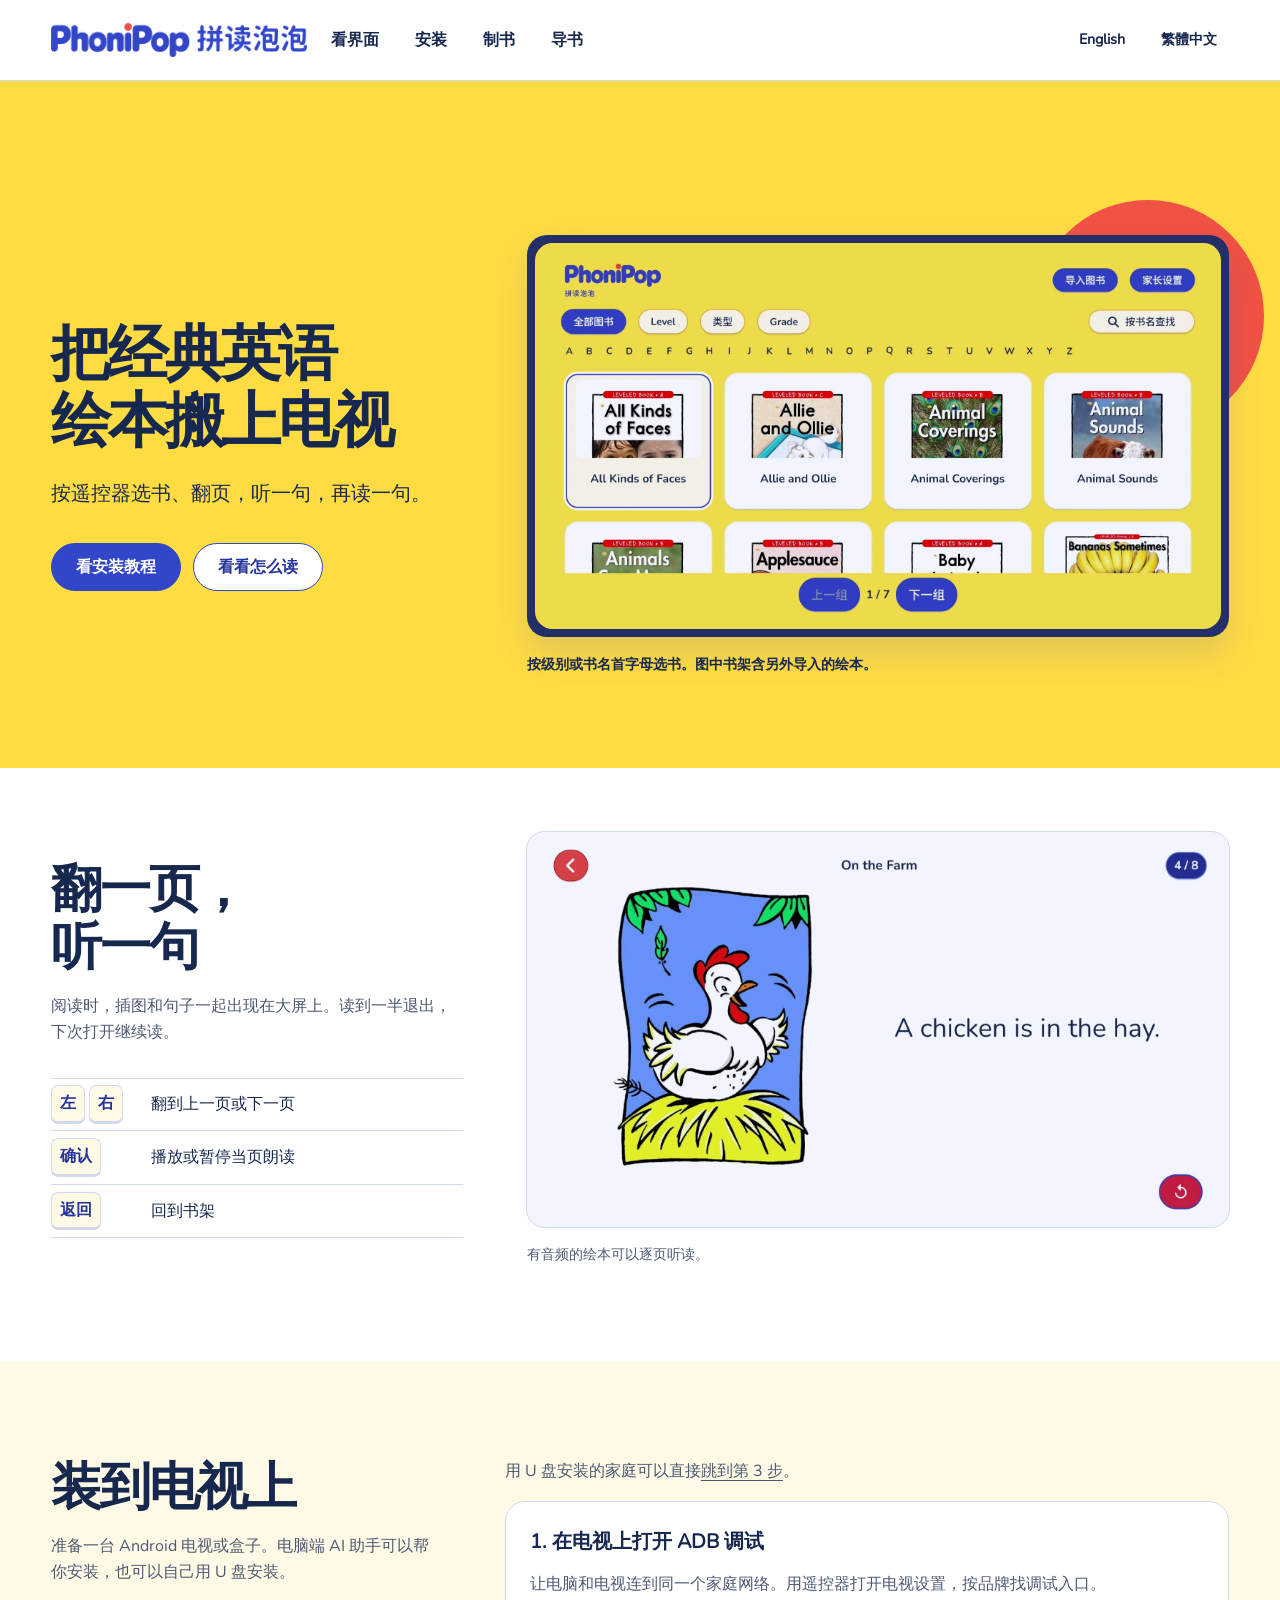
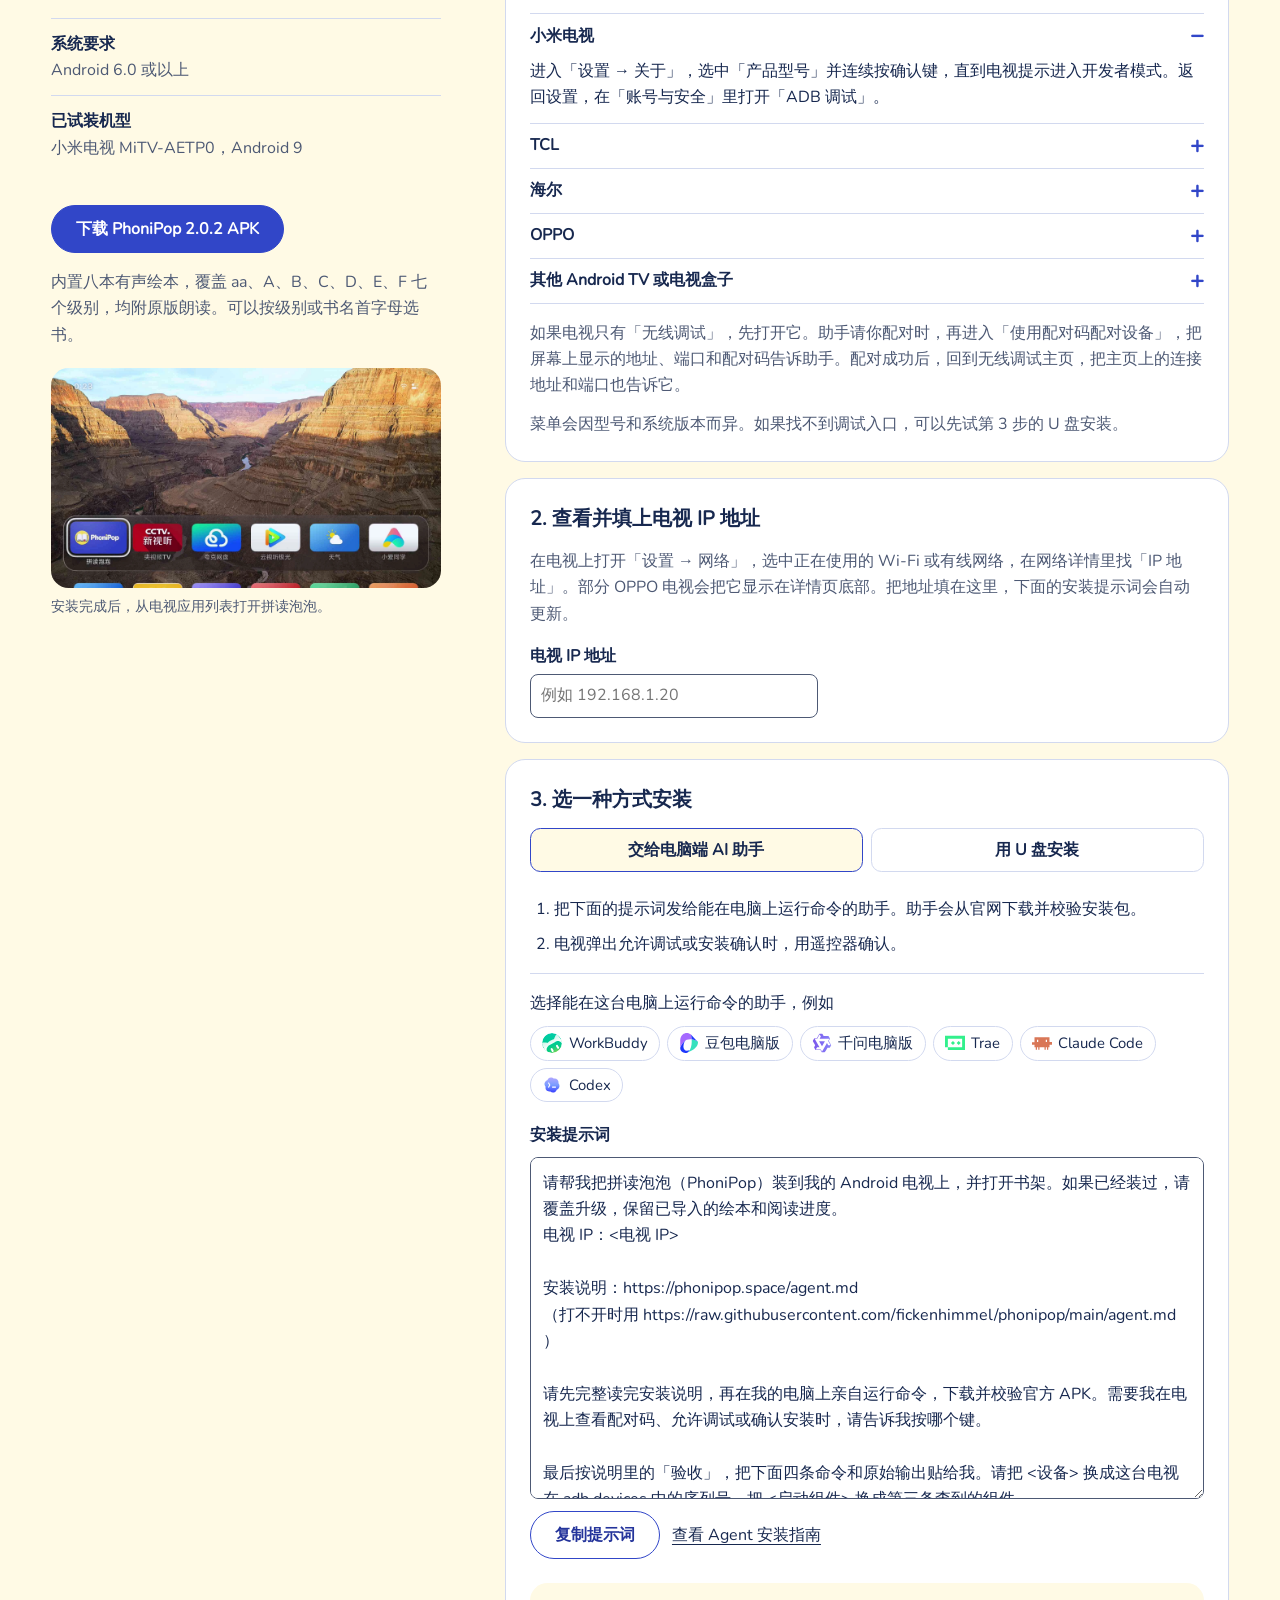
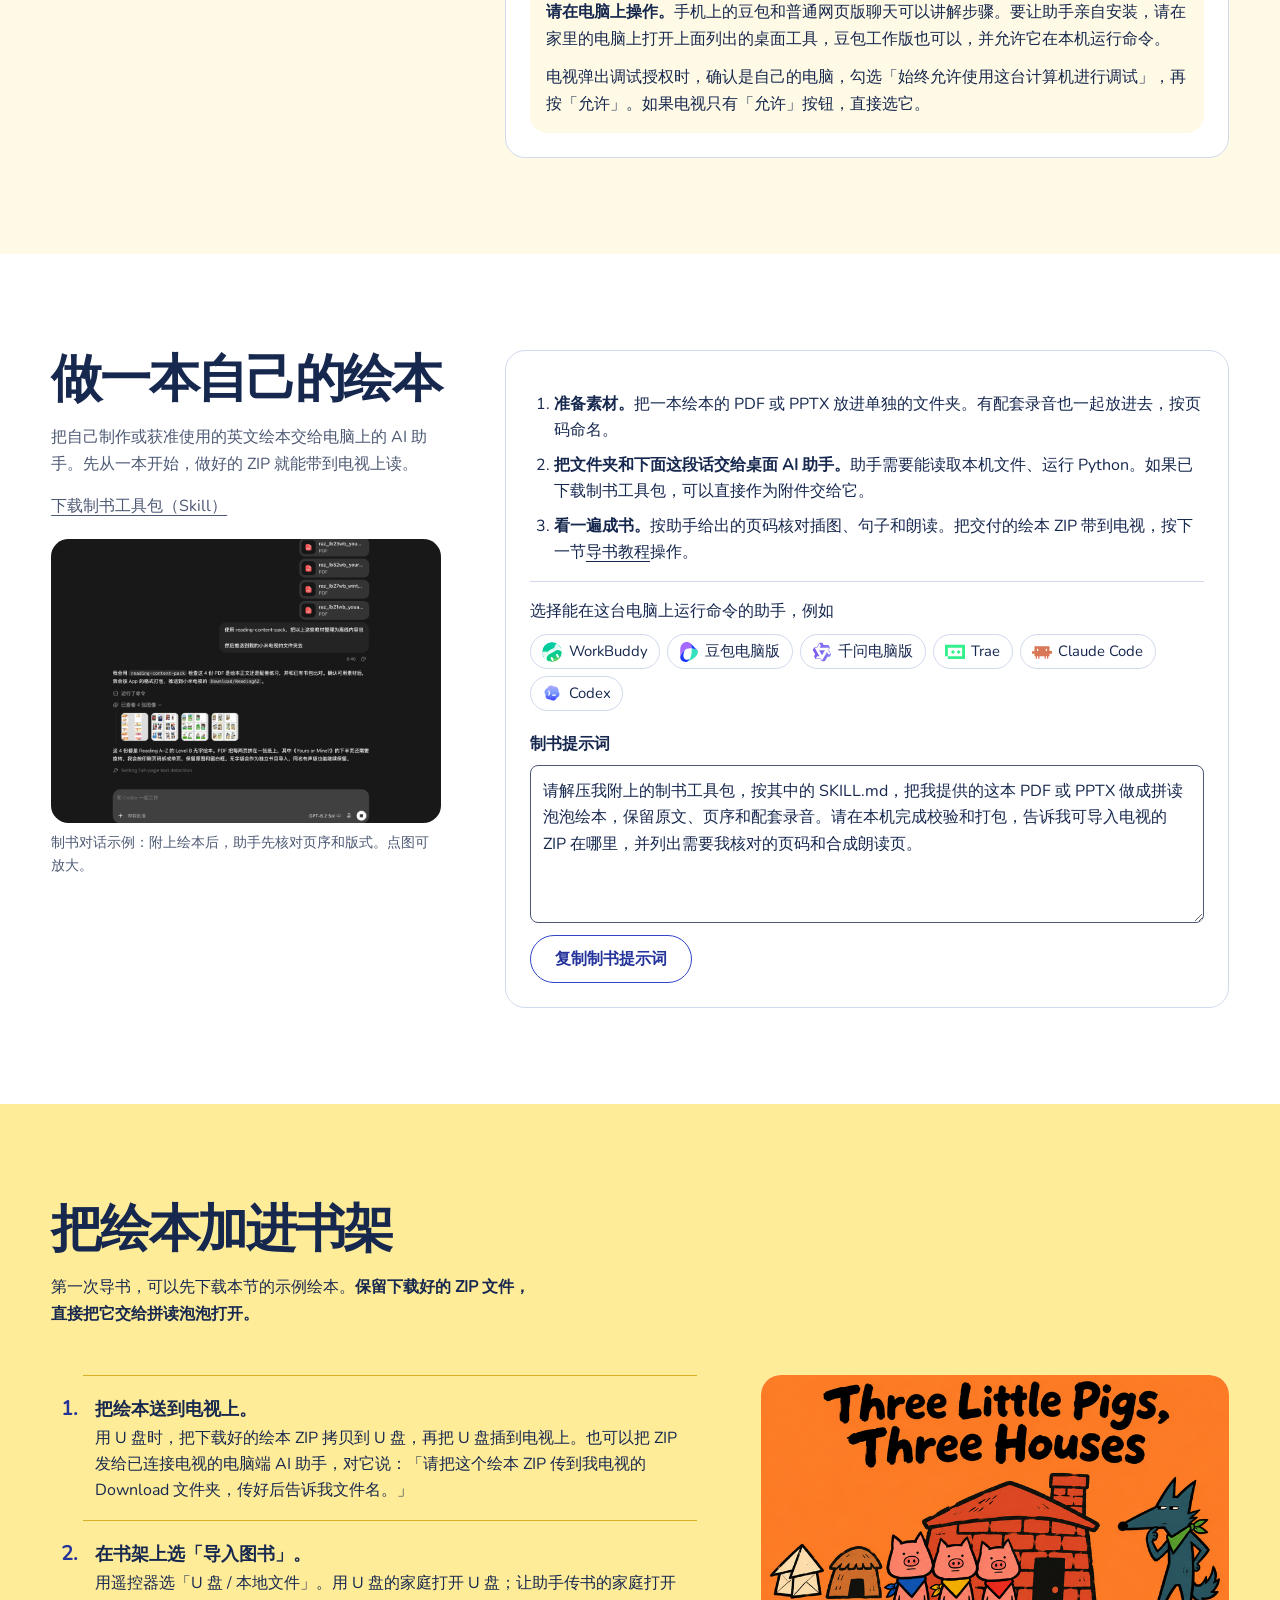
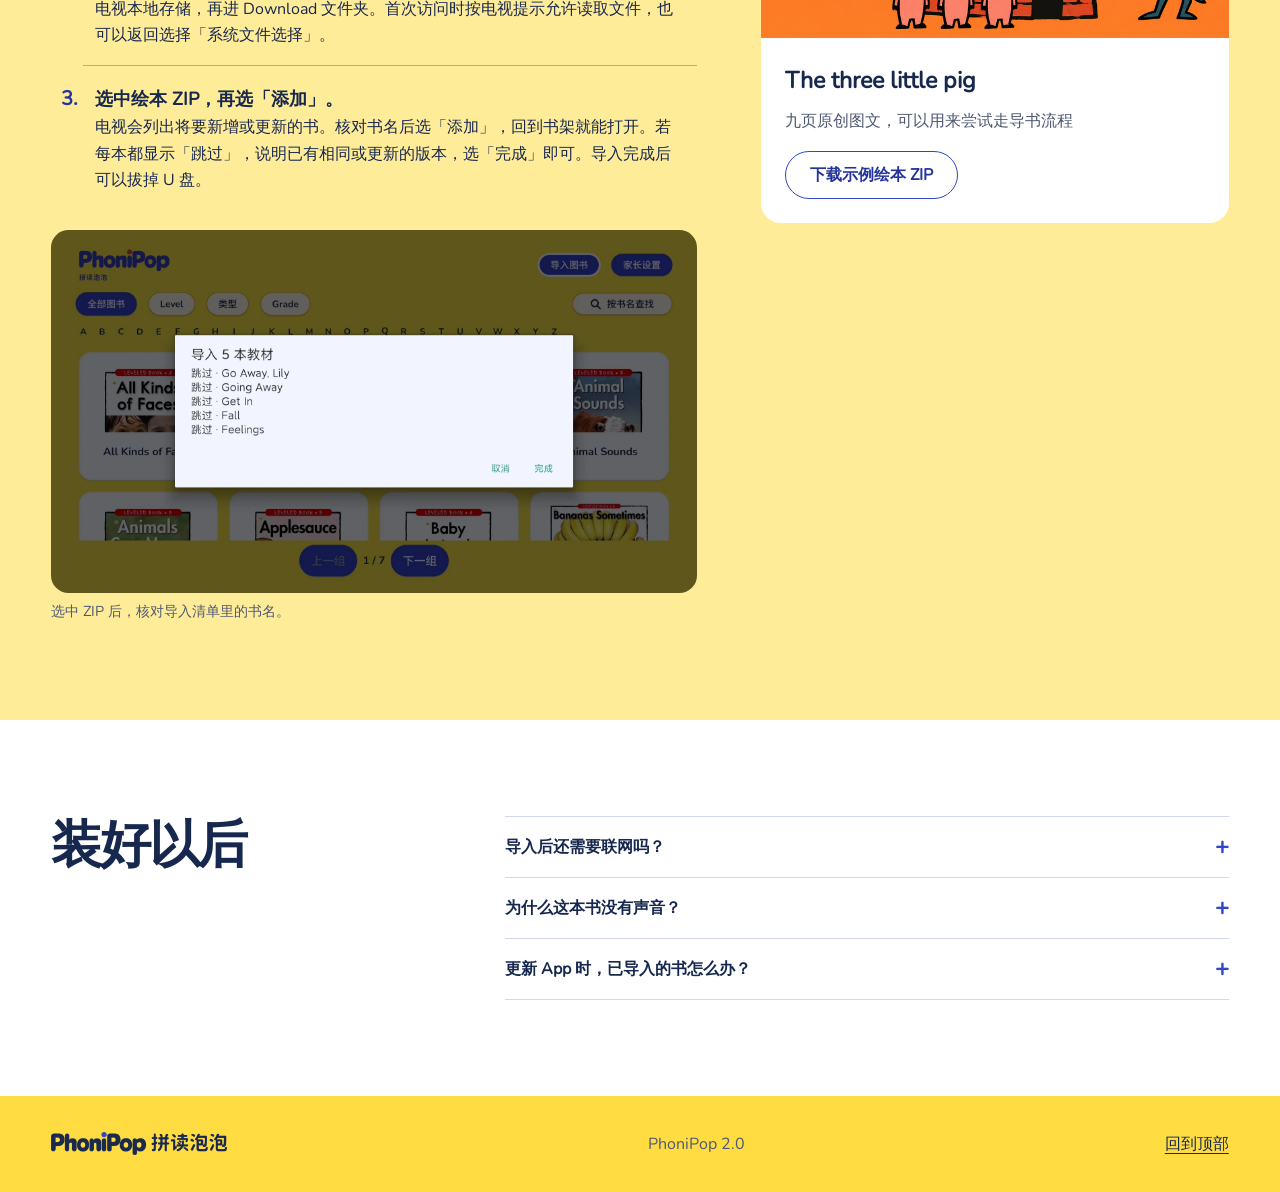
<file: index.html>
<!doctype html>
<html lang="zh-CN">
<head>
  <meta charset="utf-8">
  <meta name="viewport" content="width=device-width, initial-scale=1">
  <meta name="description" content="拼读泡泡是一款电视英语绘本阅读 App。看看孩子怎么读，家长怎么安装和导入绘本。">
  <meta name="theme-color" content="#ffdc42">
  <title>拼读泡泡 PhoniPop｜电视上的英语绘本</title>
  <link rel="icon" href="assets/favicon.png" type="image/png">
  <link rel="stylesheet" href="style.css">
  <script src="site.js" defer></script>
  <link rel="canonical" href="https://phonipop.space/">
  <link rel="alternate" hreflang="zh-CN" href="https://phonipop.space/">
  <link rel="alternate" hreflang="en" href="https://phonipop.space/en/">
  <link rel="alternate" hreflang="zh-Hant" href="https://phonipop.space/zh-hant/">
  <link rel="alternate" hreflang="x-default" href="https://phonipop.space/">
</head>
<body id="top">
  <a class="skip" href="#main">跳到正文</a>
  <header class="mast">
    <div class="shell mast-inner">
      <a class="brand" href="#top" aria-label="拼读泡泡 PhoniPop 首页"><img src="assets/phonipop.png" width="600" height="78" alt=""></a>
      <nav class="section-nav" aria-label="主导航">
        <a href="#read">看界面</a>
        <a href="#install">安装</a>
        <a href="#make">制书</a>
        <a href="#books">导书</a>
      </nav>
      <nav class="language-nav" aria-label="语言">
        <a data-language lang="en" hreflang="en" href="en/index.html">English</a>
        <a data-language lang="zh-Hant" hreflang="zh-Hant" href="zh-hant/index.html">繁體中文</a>
      </nav>
    </div>
  </header>
  <main id="main">
    <section class="hero" aria-labelledby="headline">
      <div class="shell hero-grid">
        <div class="lead-copy">
          <h1 id="headline"><span>把经典英语</span><span>绘本搬上电视</span></h1>
          <p>按遥控器选书、翻页，听一句，再读一句。</p>
          <div class="actions">
            <a class="button primary" href="#install">看安装教程</a>
            <a class="button quiet" href="#read">看看怎么读</a>
          </div>
        </div>
        <figure class="hero-shot" data-slot="bookshelf" data-kind="product">
          <div class="screen"><img src="assets/shelf.webp" width="1440" height="810" alt="拼读泡泡电视书架：黄色背景、蓝色遥控器焦点和绘本封面" fetchpriority="high"></div>
          <figcaption>按级别或书名首字母选书。图中书架含另外导入的绘本。</figcaption>
        </figure>
      </div>
    </section>

    <section id="read" class="reading band" aria-labelledby="read-heading">
      <div class="shell split">
        <div class="feature-copy">
          <h2 id="read-heading">翻一页，<br>听一句</h2>
          <p>阅读时，插图和句子一起出现在大屏上。读到一半退出，下次打开继续读。</p>
          <dl class="key-guide">
            <div><dt><kbd>左</kbd> <kbd>右</kbd></dt><dd>翻到上一页或下一页</dd></div>
            <div><dt><kbd>确认</kbd></dt><dd>播放或暂停当页朗读</dd></div>
            <div><dt><kbd>返回</kbd></dt><dd>回到书架</dd></div>
          </dl>
        </div>
        <figure class="reading-shot" data-slot="reading" data-kind="product">
          <img src="assets/reader.webp" width="1280" height="720" alt="电视阅读页左侧是小鸡插图，右侧显示对应的英文句子" loading="lazy">
          <figcaption>有音频的绘本可以逐页听读。</figcaption>
        </figure>
      </div>
    </section>

    <section id="install" class="install band" aria-labelledby="install-heading">
      <div class="shell guide">
        <div class="guide-intro">
          <h2 id="install-heading">装到电视上</h2>
          <p>准备一台 Android 电视或盒子。电脑端 AI 助手可以帮你安装，也可以自己用 U 盘安装。</p>
          <dl class="hardware">
            <div><dt>系统要求</dt><dd>Android 6.0 或以上</dd></div>
            <div><dt>已试装机型</dt><dd>小米电视 MiTV-AETP0，Android 9</dd></div>
          </dl>
          <p><a class="button primary" href="download/PhoniPop-2.0.2.apk" download>下载 PhoniPop 2.0.2 APK</a></p><p>内置八本有声绘本，覆盖 aa、A、B、C、D、E、F 七个级别，均附原版朗读。可以按级别或书名首字母选书。</p><figure class="tutorial-shot"><a href="assets/launcher.webp" aria-label="查看大图：电视桌面上选中的 PhoniPop 图标"><img src="assets/launcher.webp" alt="电视桌面上选中的 PhoniPop 图标" loading="lazy"></a><figcaption>安装完成后，从电视应用列表打开拼读泡泡。</figcaption></figure>
        </div>
        <div class="install-choices">
          <p class="install-shortcut">用 U 盘安装的家庭可以直接<a href="#install-methods" id="usb-install-shortcut">跳到第 3 步</a>。</p>
          <section class="route install-step" aria-labelledby="adb-heading">
            <h3 id="adb-heading">1. 在电视上打开 ADB 调试</h3>
            <p>让电脑和电视连到同一个家庭网络。用遥控器打开电视设置，按品牌找调试入口。</p>
            <div class="adb-brands">
              <details name="adb-brand" open>
                <summary>小米电视</summary>
                <p>进入「设置 → 关于」，选中「产品型号」并连续按确认键，直到电视提示进入开发者模式。返回设置，在「账号与安全」里打开「ADB 调试」。</p>
              </details>
              <details name="adb-brand">
                <summary>TCL</summary>
                <p>进入「设置 → 关于 → 本机信息」，快速按遥控器的上、下、左、右键。底部出现「更多」后，打开其中的「ADB」。</p>
              </details>
              <details name="adb-brand">
                <summary>海尔</summary>
                <p>按电视机身的信号源键，出现菜单后，用遥控器依次按左、左、上、右。进入海尔工厂菜单后，将「ADB 调试开关」设为开，然后退出菜单。</p>
              </details>
              <details name="adb-brand">
                <summary>OPPO</summary>
                <p>进入「设置 → 系统 → 关于本机」，选中「设备型号」，依次按上、上、右、右，再按确认。然后进入「系统 → 开发者选项」，打开「USB 调试」或「ADB 调试」。</p>
              </details>
              <details name="adb-brand">
                <summary>其他 Android TV 或电视盒子</summary>
                <p>进入「设置 → 系统」或「设备偏好设置」，打开「关于」。选中「内部版本号」或「Android TV 操作系统版本号」，连续按确认键约 7 次。返回上一级，在「开发者选项」中找「网络调试」或「无线调试」。有些机型把调试开关叫作「USB 调试」。</p>
              </details>
            </div>
            <p>如果电视只有「无线调试」，先打开它。助手请你配对时，再进入「使用配对码配对设备」，把屏幕上显示的地址、端口和配对码告诉助手。配对成功后，回到无线调试主页，把主页上的连接地址和端口也告诉它。</p>
            <p>菜单会因型号和系统版本而异。如果找不到调试入口，可以先试第 3 步的 U 盘安装。</p>
          </section>
          <section class="route install-step" aria-labelledby="tv-ip-heading">
            <h3 id="tv-ip-heading">2. 查看并填上电视 IP 地址</h3>
            <p id="tv-ip-help">在电视上打开「设置 → 网络」，选中正在使用的 Wi-Fi 或有线网络，在网络详情里找「IP 地址」。部分 OPPO 电视会把它显示在详情页底部。把地址填在这里，下面的安装提示词会自动更新。</p>
            <label for="tv-ip">电视 IP 地址</label>
            <input id="tv-ip" type="text" inputmode="decimal" autocomplete="off" spellcheck="false" placeholder="例如 192.168.1.20" aria-describedby="tv-ip-help tv-ip-status">
            <p id="tv-ip-status" role="status"></p>
          </section>
          <section id="install-methods" class="route install-step" aria-labelledby="methods-heading">
            <h3 id="methods-heading">3. 选一种方式安装</h3>
            <div class="install-methods" role="group" aria-labelledby="methods-heading">
              <input type="radio" id="install-agent" name="install-method" aria-controls="agent-install-panel" checked>
              <label for="install-agent">交给电脑端 AI 助手</label>
              <input type="radio" id="install-usb" name="install-method" aria-controls="usb-install-panel">
              <label for="install-usb">用 U 盘安装</label>
              <div id="agent-install-panel" class="install-panel">
            <ol>
              <li>把下面的提示词发给能在电脑上运行命令的助手。助手会从官网下载并校验安装包。</li>
              <li>电视弹出允许调试或安装确认时，用遥控器确认。</li>
            </ol>
            <div class="prompt">
              <p>选择能在这台电脑上运行命令的助手，例如</p><ul class="agents"><li><img src="assets/agents/workbuddy.svg" alt="" width="20" height="20">WorkBuddy</li><li><img src="assets/agents/doubao.svg" alt="" width="20" height="20">豆包电脑版</li><li><img src="assets/agents/qwen.svg" alt="" width="20" height="20">千问电脑版</li><li><img src="assets/agents/trae.svg" alt="" width="20" height="20">Trae</li><li><img src="assets/agents/claude-code.svg" alt="" width="20" height="20">Claude Code</li><li><img src="assets/agents/codex.svg" alt="" width="20" height="20">Codex</li></ul><label for="agent-prompt">安装提示词</label>
              <textarea id="agent-prompt" rows="12" readonly spellcheck="false">请帮我把拼读泡泡（PhoniPop）装到我的 Android 电视上，并打开书架。如果已经装过，请覆盖升级，保留已导入的绘本和阅读进度。
电视 IP：&lt;电视 IP&gt;

安装说明：https://phonipop.space/agent.md
（打不开时用 https://raw.githubusercontent.com/fickenhimmel/phonipop/main/agent.md ）

请先完整读完安装说明，再在我的电脑上亲自运行命令，下载并校验官方 APK。需要我在电视上查看配对码、允许调试或确认安装时，请告诉我按哪个键。

最后按说明里的「验收」，把下面四条命令和原始输出贴给我。请把 &lt;设备&gt; 换成这台电视在 adb devices 中的序列号，把 &lt;启动组件&gt; 换成第三条查到的组件。

1. 查看安装路径
adb -s &lt;设备&gt; shell pm path com.phonipop.tv

2. 查看已安装的版本
adb -s &lt;设备&gt; shell "dumpsys package com.phonipop.tv | grep -e versionName= -e versionCode="

3. 查找电视应用列表里的拼读泡泡入口
adb -s &lt;设备&gt; shell cmd package resolve-activity --brief -a android.intent.action.MAIN -c android.intent.category.LEANBACK_LAUNCHER -p com.phonipop.tv

4. 打开拼读泡泡并查看启动结果
adb -s &lt;设备&gt; shell am start -W -a android.intent.action.MAIN -c android.intent.category.LEANBACK_LAUNCHER -n &lt;启动组件&gt;

如果安装或启动失败，请告诉我卡在哪一步，并贴出报错原文。</textarea>
              <div class="copy-row">
                <button type="button" class="button quiet" data-copy hidden>复制提示词</button>
                <a href="agent.md">查看 Agent 安装指南</a>
                <span id="copy-status" role="status"></span>
              </div>
            </div>
            <aside class="install-tip" aria-label="安装提醒">
              <p><strong>请在电脑上操作。</strong>手机上的豆包和普通网页版聊天可以讲解步骤。要让助手亲自安装，请在家里的电脑上打开上面列出的桌面工具，豆包工作版也可以，并允许它在本机运行命令。</p>
              <p>电视弹出调试授权时，确认是自己的电脑，勾选「始终允许使用这台计算机进行调试」，再按「允许」。如果电视只有「允许」按钮，直接选它。</p>
            </aside>
              </div>
              <div id="usb-install-panel" class="install-panel">
            <ol>
              <li>把官方提供的 <strong>APK 安装包</strong>复制到 U 盘，再插到电视上。</li>
              <li>用电视的文件管理器找到 APK，打开并按屏幕提示安装。</li>
              <li>回到电视的应用列表，打开 <strong>PhoniPop</strong>。</li>
            </ol>
            <p>如果电视拦截安装，在系统提示里查看该文件管理器的安装权限。不同机型的设置入口可能不同。</p>
              </div>
            </div>
          </section>
        </div>
      </div>
    </section>

    <section id="make" class="band" aria-labelledby="make-heading">
      <div class="shell guide">
        <div class="guide-intro">
          <h2 id="make-heading">做一本自己的绘本</h2>
          <p>把自己制作或获准使用的英文绘本交给电脑上的 AI 助手。先从一本开始，做好的 ZIP 就能带到电视上读。</p>
          <p><a href="assets/reading-content-pack.zip" download>下载制书工具包（Skill）</a></p><figure class="tutorial-shot"><a href="assets/agent-books.webp" aria-label="查看大图：桌面助手读取四份 PDF 并核对页面顺序"><img src="assets/agent-books.webp" alt="桌面助手读取四份 PDF 并核对页面顺序" loading="lazy"></a><figcaption>制书对话示例：附上绘本后，助手先核对页序和版式。点图可放大。</figcaption></figure>
        </div>
        <div class="route">
          <ol>
            <li><strong>准备素材。</strong>把一本绘本的 PDF 或 PPTX 放进单独的文件夹。有配套录音也一起放进去，按页码命名。</li>
            <li><strong>把文件夹和下面这段话交给桌面 AI 助手。</strong>助手需要能读取本机文件、运行 Python。如果已下载制书工具包，可以直接作为附件交给它。</li>
            <li><strong>看一遍成书。</strong>按助手给出的页码核对插图、句子和朗读。把交付的绘本 ZIP 带到电视，按下一节<a href="#books">导书教程</a>操作。</li>
          </ol>
          <div class="prompt">
            <p>选择能在这台电脑上运行命令的助手，例如</p><ul class="agents"><li><img src="assets/agents/workbuddy.svg" alt="" width="20" height="20">WorkBuddy</li><li><img src="assets/agents/doubao.svg" alt="" width="20" height="20">豆包电脑版</li><li><img src="assets/agents/qwen.svg" alt="" width="20" height="20">千问电脑版</li><li><img src="assets/agents/trae.svg" alt="" width="20" height="20">Trae</li><li><img src="assets/agents/claude-code.svg" alt="" width="20" height="20">Claude Code</li><li><img src="assets/agents/codex.svg" alt="" width="20" height="20">Codex</li></ul>
            <label for="make-prompt">制书提示词</label>
            <textarea id="make-prompt" rows="5" readonly spellcheck="false">请解压我附上的制书工具包，按其中的 SKILL.md，把我提供的这本 PDF 或 PPTX 做成拼读泡泡绘本，保留原文、页序和配套录音。请在本机完成校验和打包，告诉我可导入电视的 ZIP 在哪里，并列出需要我核对的页码和合成朗读页。</textarea>
            <div class="copy-row"><button type="button" class="button quiet" data-copy hidden>复制制书提示词</button><span role="status"></span></div>
          </div>
        </div>
      </div>
    </section>

    <section id="books" class="books band" aria-labelledby="books-heading">
      <div class="shell">
        <div class="book-head">
          <h2 id="books-heading">把绘本加进书架</h2>
          <p>第一次导书，可以先下载本节的示例绘本。<strong>保留下载好的 ZIP 文件，直接把它交给拼读泡泡打开。</strong></p>
        </div>
        <div class="book-grid">
          <div class="import-steps">
            <ol>
              <li><strong>把绘本送到电视上。</strong><span>用 U 盘时，把下载好的绘本 ZIP 拷贝到 U 盘，再把 U 盘插到电视上。也可以把 ZIP 发给已连接电视的电脑端 AI 助手，对它说：「请把这个绘本 ZIP 传到我电视的 Download 文件夹，传好后告诉我文件名。」</span></li>
              <li><strong>在书架上选「导入图书」。</strong><span>用遥控器选「U 盘 / 本地文件」。用 U 盘的家庭打开 U 盘；让助手传书的家庭打开电视本地存储，再进 Download 文件夹。首次访问时按电视提示允许读取文件，也可以返回选择「系统文件选择」。</span></li>
              <li><strong>选中绘本 ZIP，再选「添加」。</strong><span>电视会列出将要新增或更新的书。核对书名后选「添加」，回到书架就能打开。若每本都显示「跳过」，说明已有相同或更新的版本，选「完成」即可。导入完成后可以拔掉 U 盘。</span></li>
            </ol><figure class="tutorial-shot"><a href="assets/import.webp" aria-label="查看大图：电视的导入清单显示本次所选书目"><img src="assets/import.webp" alt="电视的导入清单显示本次所选书目" loading="lazy"></a><figcaption>选中 ZIP 后，核对导入清单里的书名。</figcaption></figure>
          </div>
          <figure class="sample">
            <img src="assets/sample-cover.png" width="640" height="360" alt="三只小猪示例绘本的封面" loading="lazy">
            <figcaption>
              <strong lang="en">The three little pig</strong>
              <span>九页原创图文，可以用来尝试走导书流程</span>
              <a class="button quiet" href="assets/phonipop-sample.zip" download>下载示例绘本 ZIP</a>
            </figcaption>
          </figure>
        </div>
      </div>
    </section>

    <section id="faq" class="faq band" aria-labelledby="faq-heading">
      <div class="shell guide">
        <h2 id="faq-heading">装好以后</h2>
        <div class="faq-items">
          <details><summary>导入后还需要联网吗？</summary><p>导入成功后，绘本保存在电视上，阅读和播放包内音频都可以离线进行。</p></details>
          <details><summary>为什么这本书没有声音？</summary><p>朗读来自内容包。有些包只有图片和文字，仍然可以翻页阅读。本页的三只小猪示例配有逐页朗读，打开后可按遥控器确认键试听。</p></details>
          <details><summary>更新 App 时，已导入的书怎么办？</summary><p>使用同一发布渠道的新版 APK 覆盖安装。先保留旧版 App 和原始 ZIP，避免卸载导致书库和进度被系统移除。</p></details>
        </div>
      </div>
    </section>
  </main>
  <footer class="foot">
    <div class="shell foot-inner">
      <a class="brand" href="#top" aria-label="拼读泡泡 PhoniPop 首页"><img src="assets/phonipop-yellow.png" width="600" height="78" alt=""></a>
      <p>PhoniPop 2.0</p>
      <a href="#top">回到顶部</a>
    </div>
  </footer>
</body>
</html>
</file>
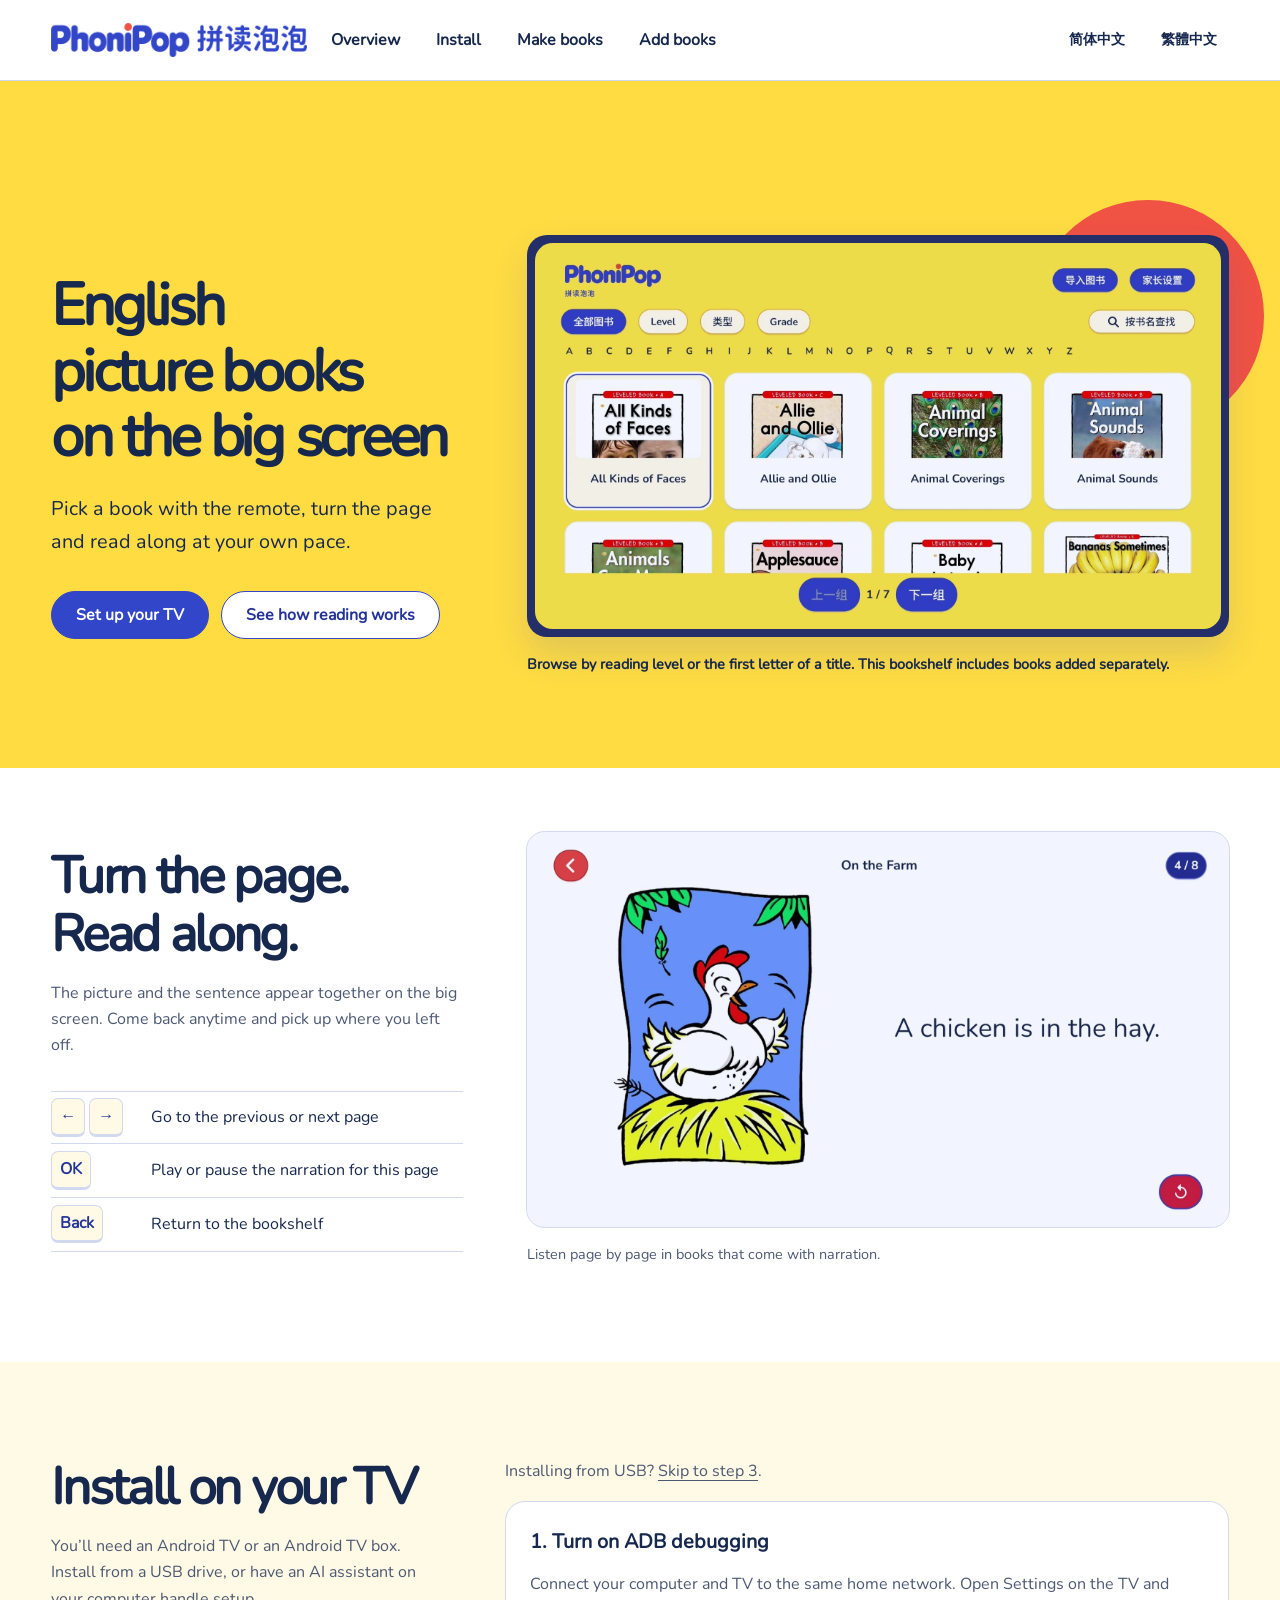
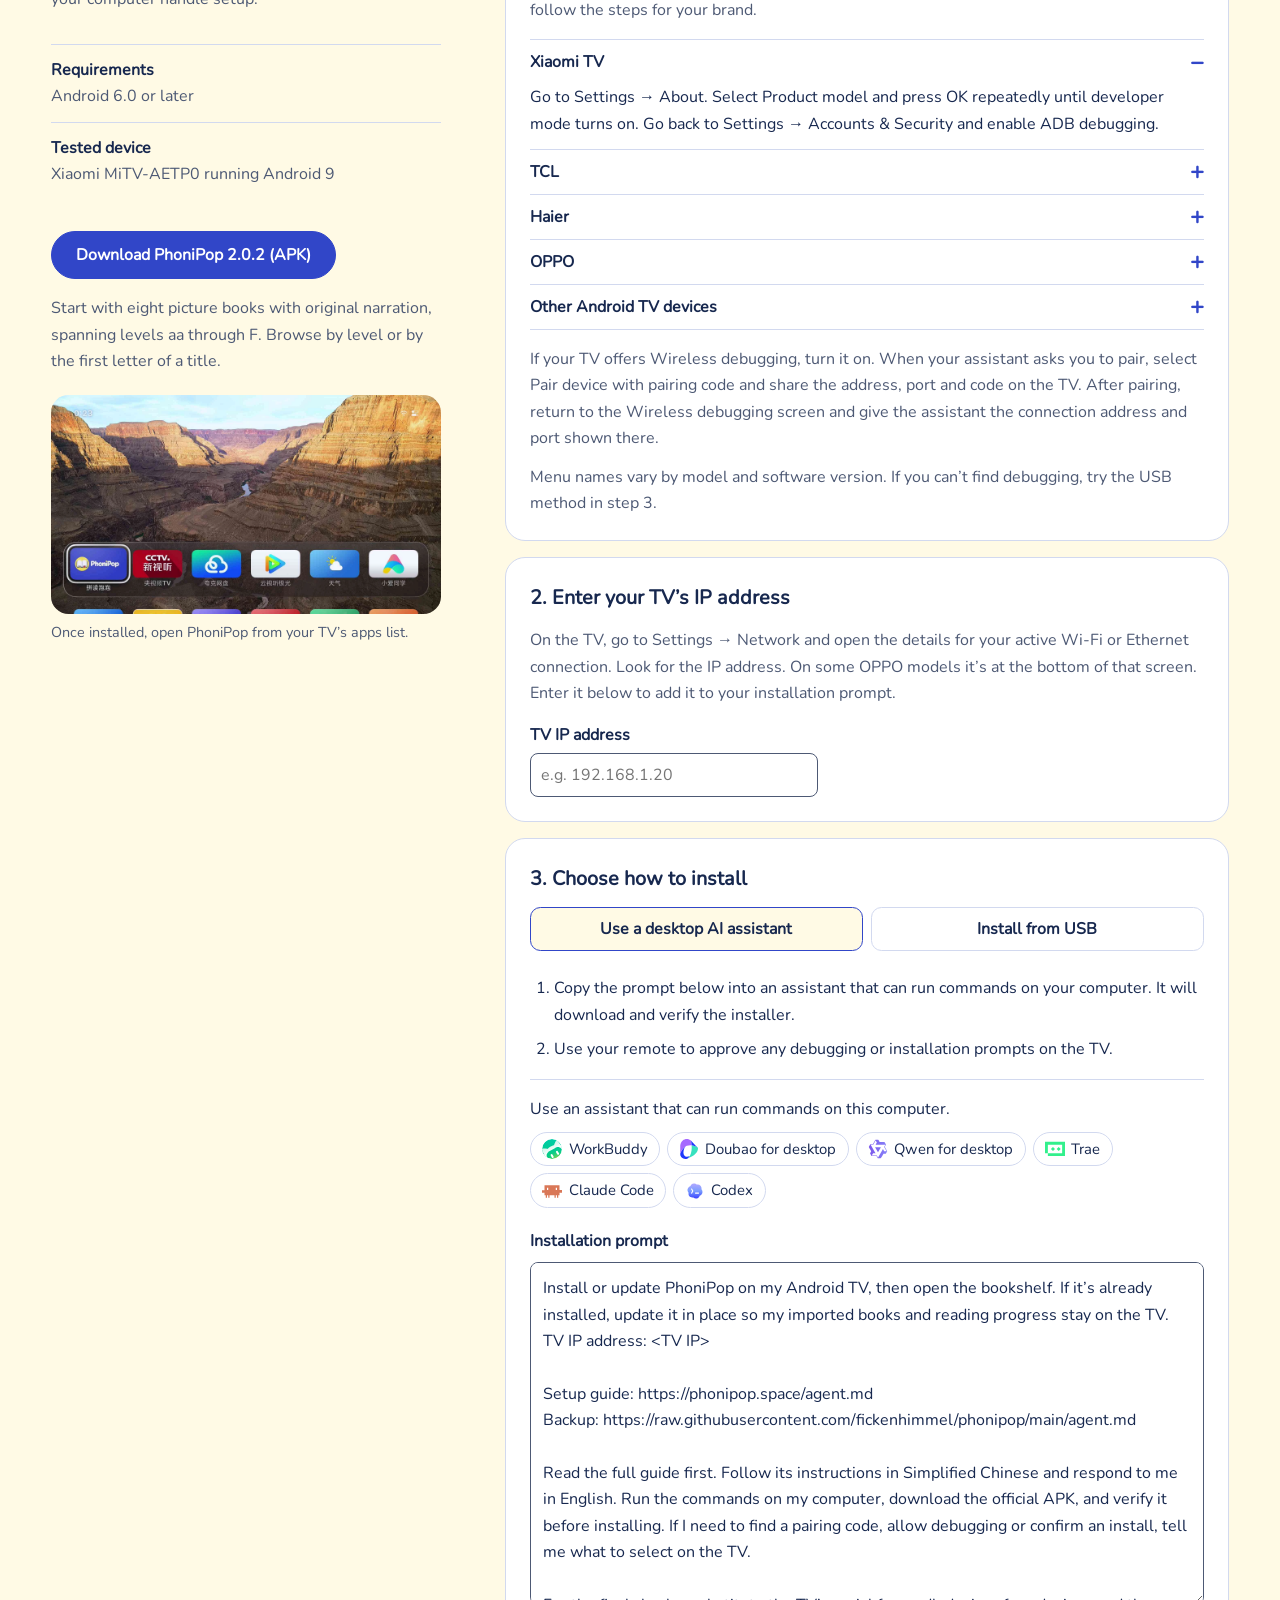
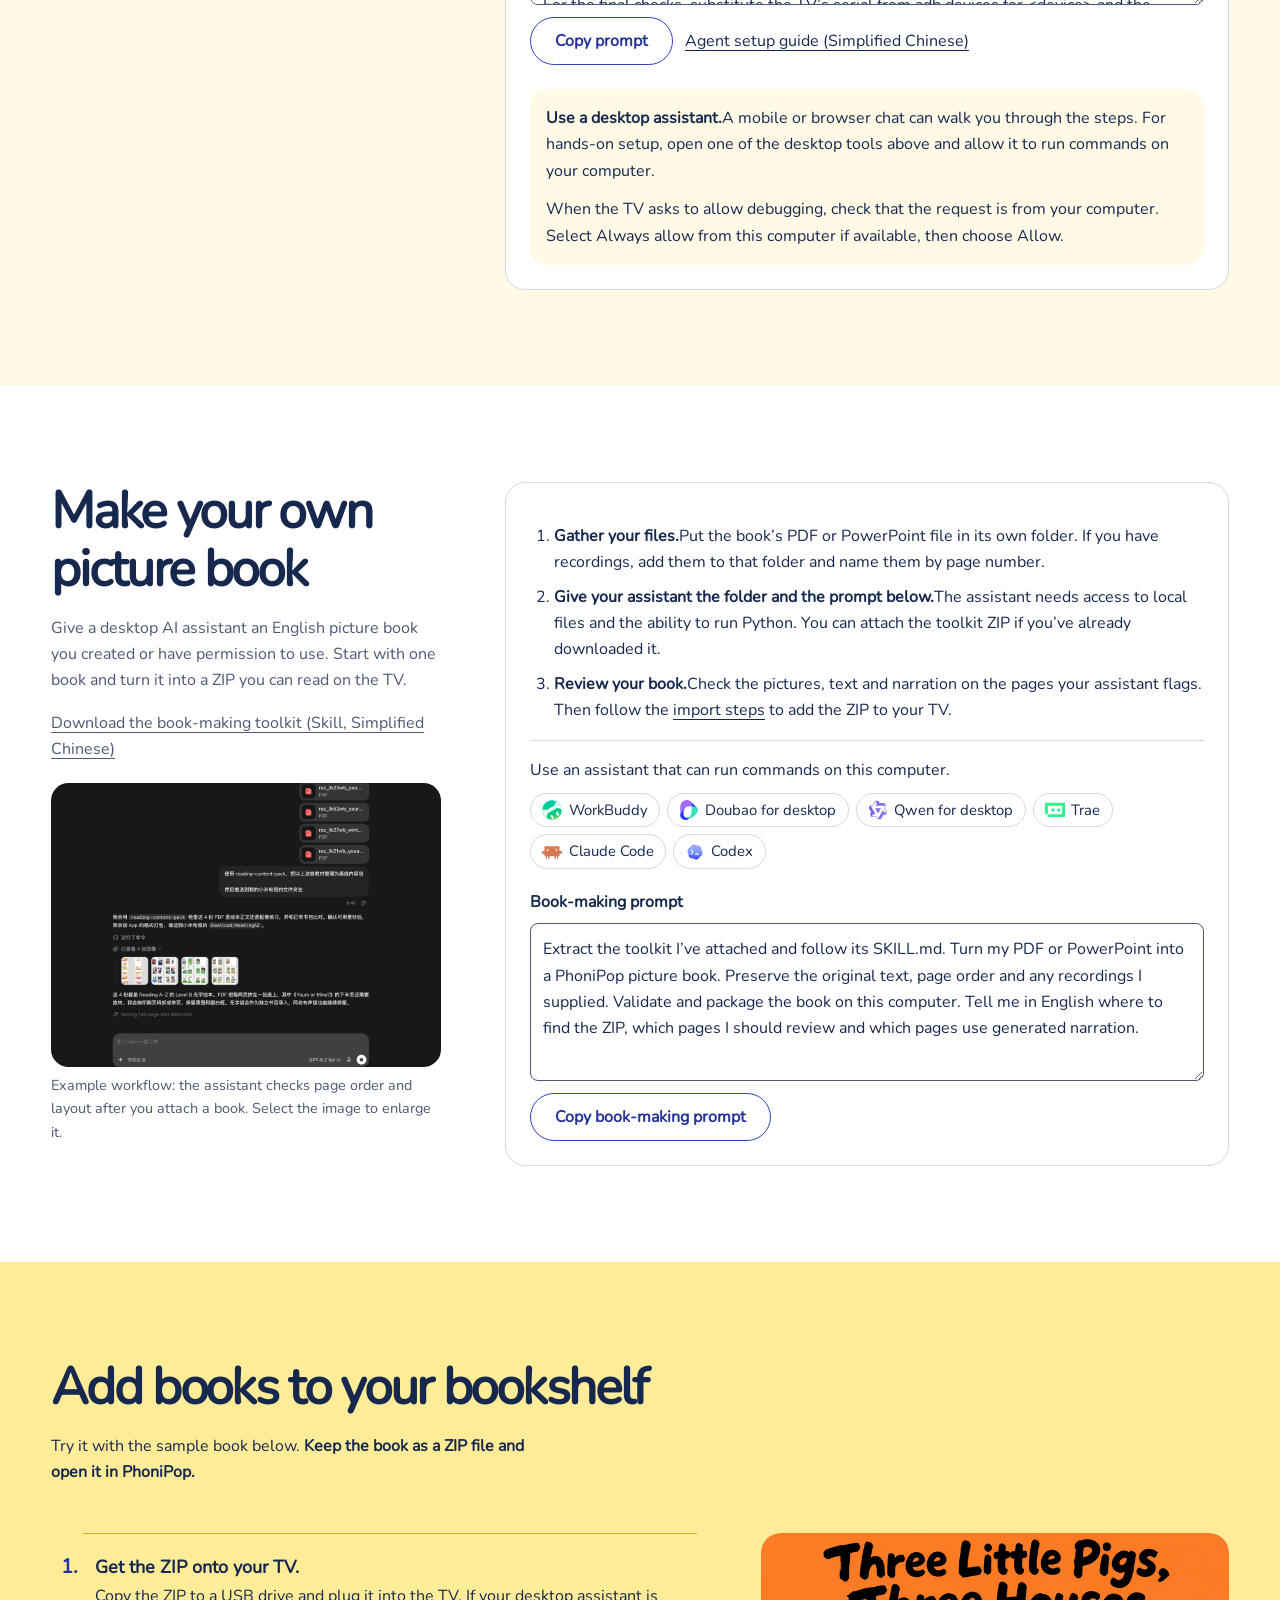
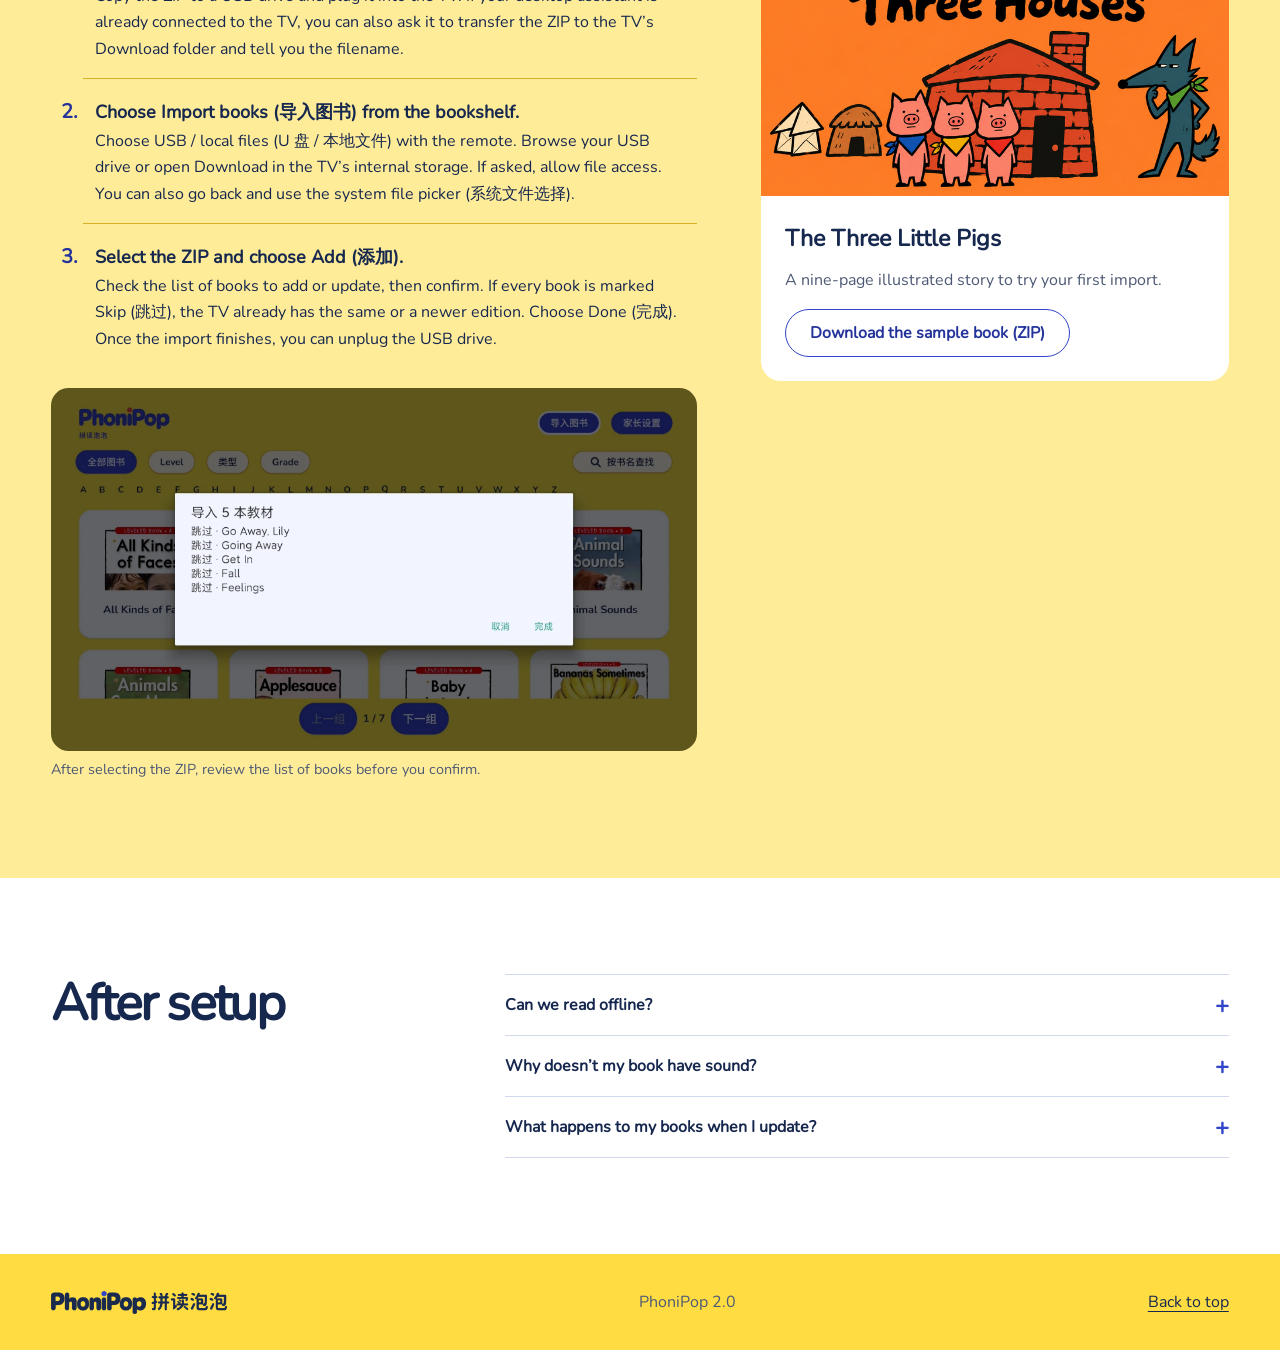
<file: en/index.html>
<!doctype html>
<html lang="en">
<head>
  <meta charset="utf-8">
  <meta name="viewport" content="width=device-width, initial-scale=1">
  <meta name="description" content="Read English picture books on your Android TV. Learn how to install PhoniPop, make book packs and add them to your bookshelf.">
  <meta name="theme-color" content="#ffdc42">
  <title>PhoniPop | English picture books on your TV</title>
  <link rel="icon" href="../assets/favicon.png" type="image/png">
  <link rel="stylesheet" href="../style.css">
  <script src="../site.js" defer></script>
  <link rel="canonical" href="https://phonipop.space/en/">
  <link rel="alternate" hreflang="zh-CN" href="https://phonipop.space/">
  <link rel="alternate" hreflang="en" href="https://phonipop.space/en/">
  <link rel="alternate" hreflang="zh-Hant" href="https://phonipop.space/zh-hant/">
  <link rel="alternate" hreflang="x-default" href="https://phonipop.space/">
</head>
<body id="top">
  <a class="skip" href="#main">Skip to content</a>
  <header class="mast">
    <div class="shell mast-inner">
      <a class="brand" href="#top" aria-label="PhoniPop home"><img src="../assets/phonipop.png" width="600" height="78" alt=""></a>
      <nav class="section-nav" aria-label="Main navigation">
        <a href="#read">Overview</a>
        <a href="#install">Install</a>
        <a href="#make">Make books</a>
        <a href="#books">Add books</a>
      </nav>
      <nav class="language-nav" aria-label="Languages">
        <a data-language lang="zh-CN" hreflang="zh-CN" href="../index.html">简体中文</a>
        <a data-language lang="zh-Hant" hreflang="zh-Hant" href="../zh-hant/index.html">繁體中文</a>
      </nav>
    </div>
  </header>
  <main id="main">
    <section class="hero" aria-labelledby="headline">
      <div class="shell hero-grid">
        <div class="lead-copy">
          <h1 id="headline"><span>English picture books</span><span>on the big screen</span></h1>
          <p>Pick a book with the remote, turn the page and read along at your own pace.</p>
          <div class="actions">
            <a class="button primary" href="#install">Set up your TV</a>
            <a class="button quiet" href="#read">See how reading works</a>
          </div>
        </div>
        <figure class="hero-shot" data-slot="bookshelf" data-kind="product">
          <div class="screen"><img src="../assets/shelf.webp" width="1440" height="810" alt="PhoniPop bookshelf with book covers and a blue selection outline" fetchpriority="high"></div>
          <figcaption>Browse by reading level or the first letter of a title. This bookshelf includes books added separately.</figcaption>
        </figure>
      </div>
    </section>

    <section id="read" class="reading band" aria-labelledby="read-heading">
      <div class="shell split">
        <div class="feature-copy">
          <h2 id="read-heading">Turn the page.<br>Read along.</h2>
          <p>The picture and the sentence appear together on the big screen. Come back anytime and pick up where you left off.</p>
          <dl class="key-guide">
            <div><dt><kbd>←</kbd> <kbd>→</kbd></dt><dd>Go to the previous or next page</dd></div>
            <div><dt><kbd>OK</kbd></dt><dd>Play or pause the narration for this page</dd></div>
            <div><dt><kbd>Back</kbd></dt><dd>Return to the bookshelf</dd></div>
          </dl>
        </div>
        <figure class="reading-shot" data-slot="reading" data-kind="product">
          <img src="../assets/reader.webp" width="1280" height="720" alt="TV reading screen with a chick illustration and its matching English sentence" loading="lazy">
          <figcaption>Listen page by page in books that come with narration.</figcaption>
        </figure>
      </div>
    </section>

    <section id="install" class="install band" aria-labelledby="install-heading">
      <div class="shell guide">
        <div class="guide-intro">
          <h2 id="install-heading">Install on your TV</h2>
          <p>You’ll need an Android TV or an Android TV box. Install from a USB drive, or have an AI assistant on your computer handle setup.</p>
          <dl class="hardware">
            <div><dt>Requirements</dt><dd>Android 6.0 or later</dd></div>
            <div><dt>Tested device</dt><dd>Xiaomi MiTV-AETP0 running Android 9</dd></div>
          </dl>
          <p><a class="button primary" href="../download/PhoniPop-2.0.2.apk" download>Download PhoniPop 2.0.2 (APK)</a></p><p>Start with eight picture books with original narration, spanning levels aa through F. Browse by level or by the first letter of a title.</p><figure class="tutorial-shot"><a href="../assets/launcher.webp" aria-label="Enlarge the PhoniPop icon on the TV home screen"><img src="../assets/launcher.webp" alt="PhoniPop selected on the TV home screen" loading="lazy"></a><figcaption>Once installed, open PhoniPop from your TV’s apps list.</figcaption></figure>
        </div>
        <div class="install-choices">
          <p class="install-shortcut">Installing from USB? <a href="#install-methods" id="usb-install-shortcut">Skip to step 3</a>.</p>
          <section class="route install-step" aria-labelledby="adb-heading">
            <h3 id="adb-heading">1. Turn on ADB debugging</h3>
            <p>Connect your computer and TV to the same home network. Open Settings on the TV and follow the steps for your brand.</p>
            <div class="adb-brands">
              <details name="adb-brand" open>
                <summary>Xiaomi TV</summary>
                <p>Go to Settings → About. Select Product model and press OK repeatedly until developer mode turns on. Go back to Settings → Accounts &amp; Security and enable ADB debugging.</p>
              </details>
              <details name="adb-brand">
                <summary>TCL</summary>
                <p>Go to Settings → About → Device information. Quickly press Up, Down, Left, then Right on the remote. Open the More menu that appears at the bottom and turn on ADB.</p>
              </details>
              <details name="adb-brand">
                <summary>Haier</summary>
                <p>Press the Input button on the TV itself. When the menu appears, press Left, Left, Up, then Right on the remote. In the factory menu, turn on ADB debugging and exit.</p>
              </details>
              <details name="adb-brand">
                <summary>OPPO</summary>
                <p>Go to Settings → System → About. Select Device model, press Up, Up, Right, Right, then OK. Under System → Developer options, enable USB debugging or ADB debugging.</p>
              </details>
              <details name="adb-brand">
                <summary>Other Android TV devices</summary>
                <p>In Settings, open System or Device Preferences, then About. Highlight Build or Android TV OS build and press OK about seven times. Go back to Developer options and look for Network debugging, Wireless debugging or USB debugging.</p>
              </details>
            </div>
            <p>If your TV offers Wireless debugging, turn it on. When your assistant asks you to pair, select Pair device with pairing code and share the address, port and code on the TV. After pairing, return to the Wireless debugging screen and give the assistant the connection address and port shown there.</p>
            <p>Menu names vary by model and software version. If you can’t find debugging, try the USB method in step 3.</p>
          </section>
          <section class="route install-step" aria-labelledby="tv-ip-heading">
            <h3 id="tv-ip-heading">2. Enter your TV’s IP address</h3>
            <p id="tv-ip-help">On the TV, go to Settings → Network and open the details for your active Wi-Fi or Ethernet connection. Look for the IP address. On some OPPO models it’s at the bottom of that screen. Enter it below to add it to your installation prompt.</p>
            <label for="tv-ip">TV IP address</label>
            <input id="tv-ip" type="text" inputmode="decimal" autocomplete="off" spellcheck="false" placeholder="e.g. 192.168.1.20" aria-describedby="tv-ip-help tv-ip-status">
            <p id="tv-ip-status" role="status"></p>
          </section>
          <section id="install-methods" class="route install-step" aria-labelledby="methods-heading">
            <h3 id="methods-heading">3. Choose how to install</h3>
            <div class="install-methods" role="group" aria-labelledby="methods-heading">
              <input type="radio" id="install-agent" name="install-method" aria-controls="agent-install-panel" checked>
              <label for="install-agent">Use a desktop AI assistant</label>
              <input type="radio" id="install-usb" name="install-method" aria-controls="usb-install-panel">
              <label for="install-usb">Install from USB</label>
              <div id="agent-install-panel" class="install-panel">
            <ol>
              <li>Copy the prompt below into an assistant that can run commands on your computer. It will download and verify the installer.</li>
              <li>Use your remote to approve any debugging or installation prompts on the TV.</li>
            </ol>
            <div class="prompt">
              <p>Use an assistant that can run commands on this computer.</p><ul class="agents"><li><img src="../assets/agents/workbuddy.svg" alt="" width="20" height="20">WorkBuddy</li><li><img src="../assets/agents/doubao.svg" alt="" width="20" height="20">Doubao for desktop</li><li><img src="../assets/agents/qwen.svg" alt="" width="20" height="20">Qwen for desktop</li><li><img src="../assets/agents/trae.svg" alt="" width="20" height="20">Trae</li><li><img src="../assets/agents/claude-code.svg" alt="" width="20" height="20">Claude Code</li><li><img src="../assets/agents/codex.svg" alt="" width="20" height="20">Codex</li></ul><label for="agent-prompt">Installation prompt</label>
              <textarea id="agent-prompt" rows="12" readonly spellcheck="false">Install or update PhoniPop on my Android TV, then open the bookshelf. If it’s already installed, update it in place so my imported books and reading progress stay on the TV.
TV IP address: &lt;TV IP&gt;

Setup guide: https://phonipop.space/agent.md
Backup: https://raw.githubusercontent.com/fickenhimmel/phonipop/main/agent.md

Read the full guide first. Follow its instructions in Simplified Chinese and respond to me in English. Run the commands on my computer, download the official APK, and verify it before installing. If I need to find a pairing code, allow debugging or confirm an install, tell me what to select on the TV.

For the final checks, substitute the TV’s serial from adb devices for &lt;device&gt; and the component returned by the third command for &lt;activity&gt;. Report the commands and their exact output.

adb -s &lt;device&gt; shell pm path com.phonipop.tv
adb -s &lt;device&gt; shell "dumpsys package com.phonipop.tv | grep -e versionName= -e versionCode="
adb -s &lt;device&gt; shell cmd package resolve-activity --brief -a android.intent.action.MAIN -c android.intent.category.LEANBACK_LAUNCHER -p com.phonipop.tv
adb -s &lt;device&gt; shell am start -W -a android.intent.action.MAIN -c android.intent.category.LEANBACK_LAUNCHER -n &lt;activity&gt;

If anything fails, tell me which step failed and include the original error.</textarea>
              <div class="copy-row">
                <button type="button" class="button quiet" data-copy hidden>Copy prompt</button>
                <a href="../agent.md">Agent setup guide (Simplified Chinese)</a>
                <span id="copy-status" role="status"></span>
              </div>
            </div>
            <aside class="install-tip" aria-label="Before you install">
              <p><strong>Use a desktop assistant.</strong>A mobile or browser chat can walk you through the steps. For hands-on setup, open one of the desktop tools above and allow it to run commands on your computer.</p>
              <p>When the TV asks to allow debugging, check that the request is from your computer. Select Always allow from this computer if available, then choose Allow.</p>
            </aside>
              </div>
              <div id="usb-install-panel" class="install-panel">
            <ol>
              <li>Copy the official <strong>APK file</strong> to a USB drive and plug the drive into your TV.</li>
              <li>Find the APK in your TV’s file manager, open it and follow the on-screen steps.</li>
              <li>Go to the TV’s apps list and open <strong>PhoniPop</strong>.</li>
            </ol>
            <p>If your TV blocks the install, follow its prompt to allow your file manager to install apps from this source. The setting varies by model.</p>
              </div>
            </div>
          </section>
        </div>
      </div>
    </section>

    <section id="make" class="band" aria-labelledby="make-heading">
      <div class="shell guide">
        <div class="guide-intro">
          <h2 id="make-heading">Make your own picture book</h2>
          <p>Give a desktop AI assistant an English picture book you created or have permission to use. Start with one book and turn it into a ZIP you can read on the TV.</p>
          <p><a href="../assets/reading-content-pack.zip" download>Download the book-making toolkit (Skill, Simplified Chinese)</a></p><figure class="tutorial-shot"><a href="../assets/agent-books.webp" aria-label="Enlarge the example of a desktop assistant checking PDF page order"><img src="../assets/agent-books.webp" alt="Desktop assistant checking the page order of four PDFs" loading="lazy"></a><figcaption>Example workflow: the assistant checks page order and layout after you attach a book. Select the image to enlarge it.</figcaption></figure>
        </div>
        <div class="route">
          <ol>
            <li><strong>Gather your files.</strong>Put the book’s PDF or PowerPoint file in its own folder. If you have recordings, add them to that folder and name them by page number.</li>
            <li><strong>Give your assistant the folder and the prompt below.</strong>The assistant needs access to local files and the ability to run Python. You can attach the toolkit ZIP if you’ve already downloaded it.</li>
            <li><strong>Review your book.</strong>Check the pictures, text and narration on the pages your assistant flags. Then follow the <a href="#books">import steps</a> to add the ZIP to your TV.</li>
          </ol>
          <div class="prompt">
            <p>Use an assistant that can run commands on this computer.</p><ul class="agents"><li><img src="../assets/agents/workbuddy.svg" alt="" width="20" height="20">WorkBuddy</li><li><img src="../assets/agents/doubao.svg" alt="" width="20" height="20">Doubao for desktop</li><li><img src="../assets/agents/qwen.svg" alt="" width="20" height="20">Qwen for desktop</li><li><img src="../assets/agents/trae.svg" alt="" width="20" height="20">Trae</li><li><img src="../assets/agents/claude-code.svg" alt="" width="20" height="20">Claude Code</li><li><img src="../assets/agents/codex.svg" alt="" width="20" height="20">Codex</li></ul>
            <label for="make-prompt">Book-making prompt</label>
            <textarea id="make-prompt" rows="5" readonly spellcheck="false">Extract the toolkit I’ve attached and follow its SKILL.md. Turn my PDF or PowerPoint into a PhoniPop picture book. Preserve the original text, page order and any recordings I supplied. Validate and package the book on this computer. Tell me in English where to find the ZIP, which pages I should review and which pages use generated narration.</textarea>
            <div class="copy-row"><button type="button" class="button quiet" data-copy hidden>Copy book-making prompt</button><span role="status"></span></div>
          </div>
        </div>
      </div>
    </section>

    <section id="books" class="books band" aria-labelledby="books-heading">
      <div class="shell">
        <div class="book-head">
          <h2 id="books-heading">Add books to your bookshelf</h2>
          <p>Try it with the sample book below. <strong>Keep the book as a ZIP file and open it in PhoniPop.</strong></p>
        </div>
        <div class="book-grid">
          <div class="import-steps">
            <ol>
              <li><strong>Get the ZIP onto your TV.</strong><span>Copy the ZIP to a USB drive and plug it into the TV. If your desktop assistant is already connected to the TV, you can also ask it to transfer the ZIP to the TV’s Download folder and tell you the filename.</span></li>
              <li><strong>Choose Import books (导入图书) from the bookshelf.</strong><span>Choose USB / local files (U 盘 / 本地文件) with the remote. Browse your USB drive or open Download in the TV’s internal storage. If asked, allow file access. You can also go back and use the system file picker (系统文件选择).</span></li>
              <li><strong>Select the ZIP and choose Add (添加).</strong><span>Check the list of books to add or update, then confirm. If every book is marked Skip (跳过), the TV already has the same or a newer edition. Choose Done (完成). Once the import finishes, you can unplug the USB drive.</span></li>
            </ol><figure class="tutorial-shot"><a href="../assets/import.webp" aria-label="Enlarge the TV’s import preview"><img src="../assets/import.webp" alt="TV import preview listing the selected books" loading="lazy"></a><figcaption>After selecting the ZIP, review the list of books before you confirm.</figcaption></figure>
          </div>
          <figure class="sample">
            <img src="../assets/sample-cover.png" width="640" height="360" alt="Cover of the Three Little Pigs sample book" loading="lazy">
            <figcaption>
              <strong lang="en">The Three Little Pigs</strong>
              <span>A nine-page illustrated story to try your first import.</span>
              <a class="button quiet" href="../assets/phonipop-sample.zip" download>Download the sample book (ZIP)</a>
            </figcaption>
          </figure>
        </div>
      </div>
    </section>

    <section id="faq" class="faq band" aria-labelledby="faq-heading">
      <div class="shell guide">
        <h2 id="faq-heading">After setup</h2>
        <div class="faq-items">
          <details><summary>Can we read offline?</summary><p>Yes. Imported books are stored on your TV, so you can read and play included narration offline.</p></details>
          <details><summary>Why doesn’t my book have sound?</summary><p>Narration comes with the book pack. Some packs contain just pictures and text. The Three Little Pigs sample includes narration. Press OK on the remote to listen.</p></details>
          <details><summary>What happens to my books when I update?</summary><p>Install the new APK from the same source over your current app to keep your books and reading progress. Keep your original ZIP files as a backup.</p></details>
        </div>
      </div>
    </section>
  </main>
  <footer class="foot">
    <div class="shell foot-inner">
      <a class="brand" href="#top" aria-label="PhoniPop home"><img src="../assets/phonipop-yellow.png" width="600" height="78" alt=""></a>
      <p>PhoniPop 2.0</p>
      <a href="#top">Back to top</a>
    </div>
  </footer>
</body>
</html>
</file>
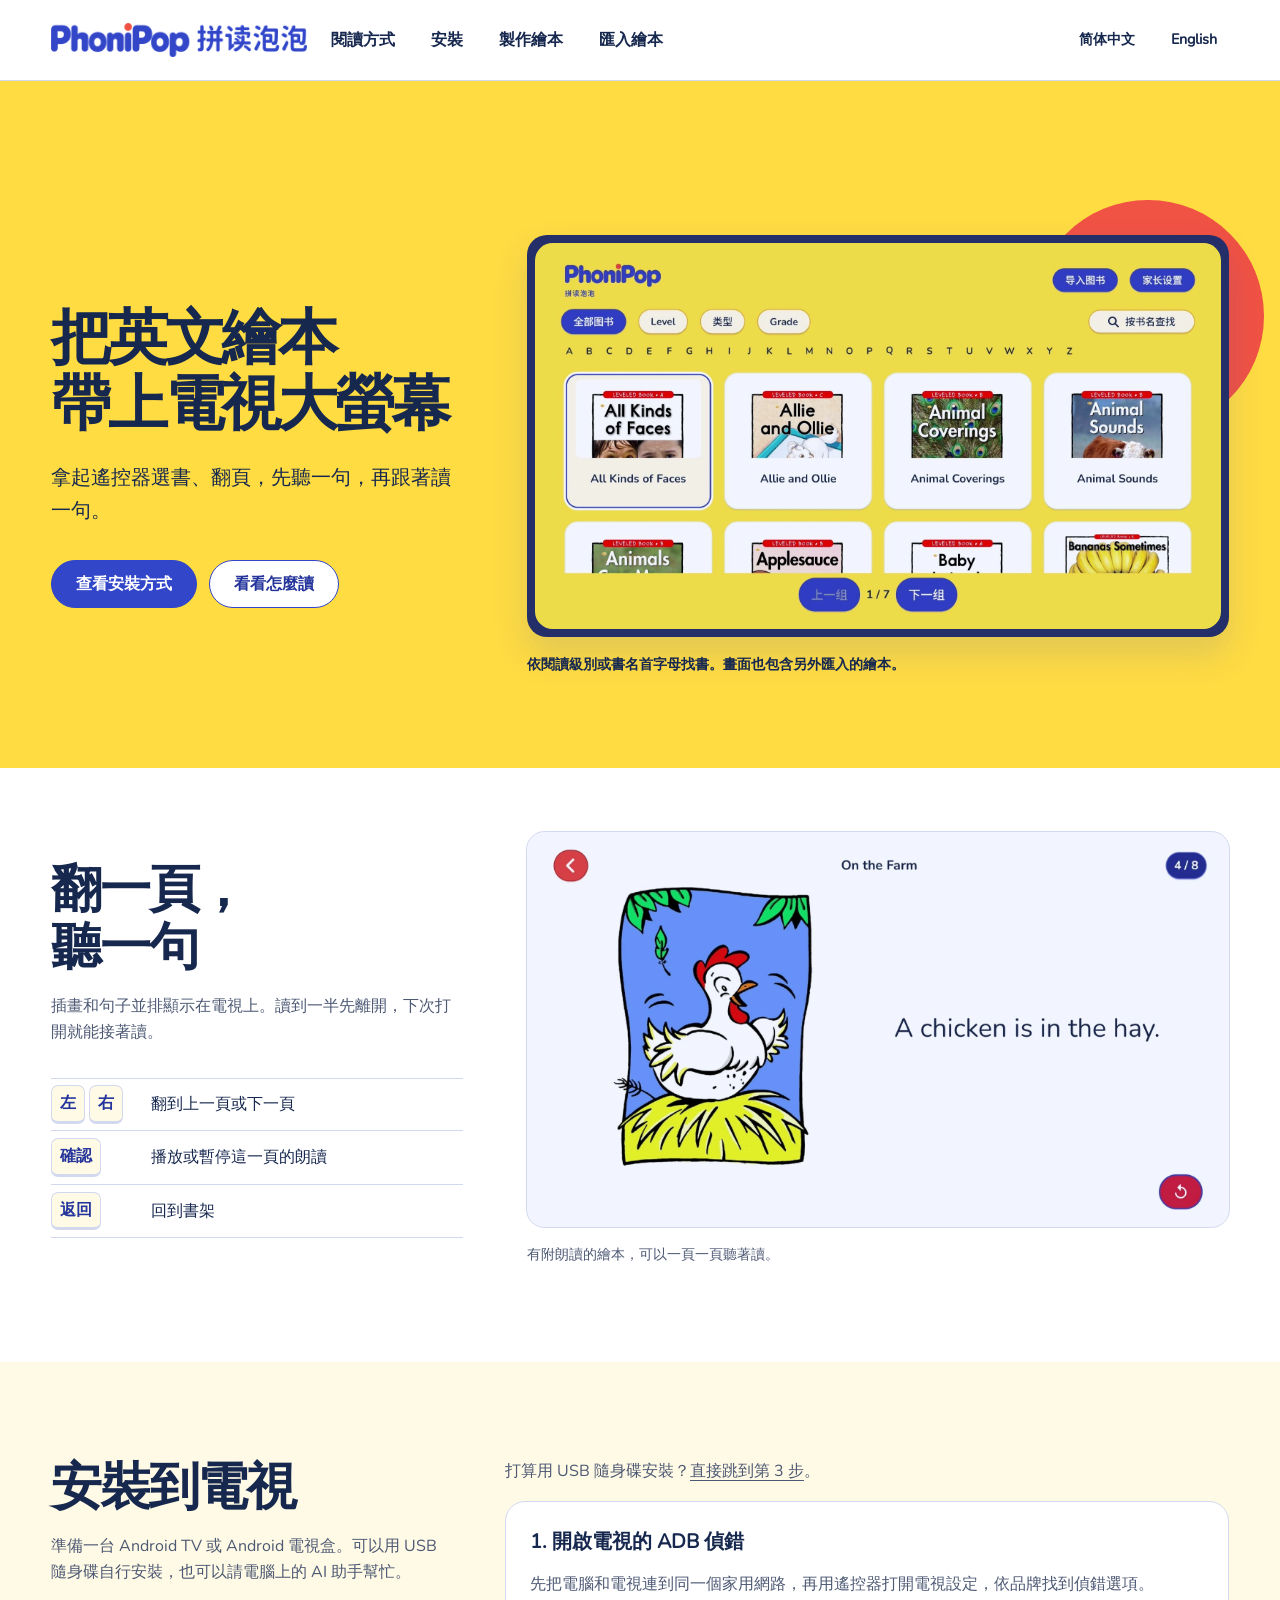
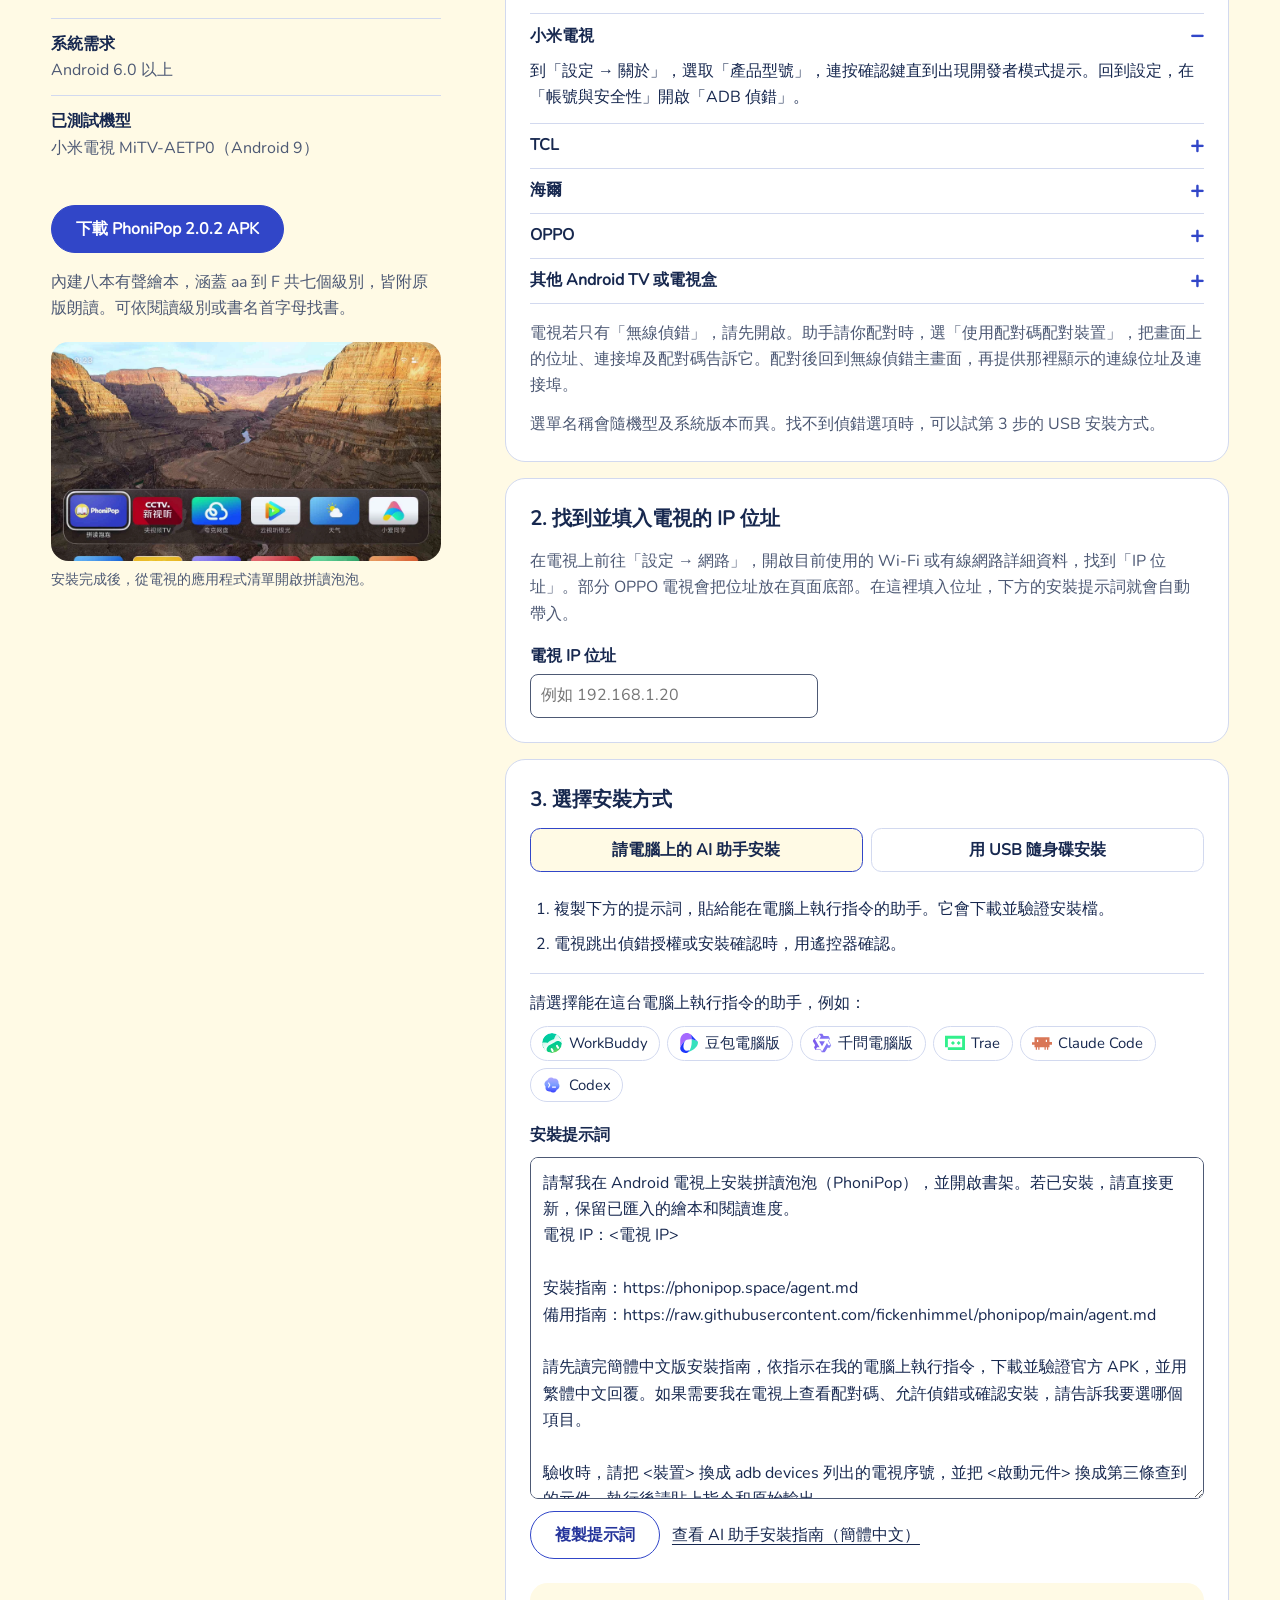
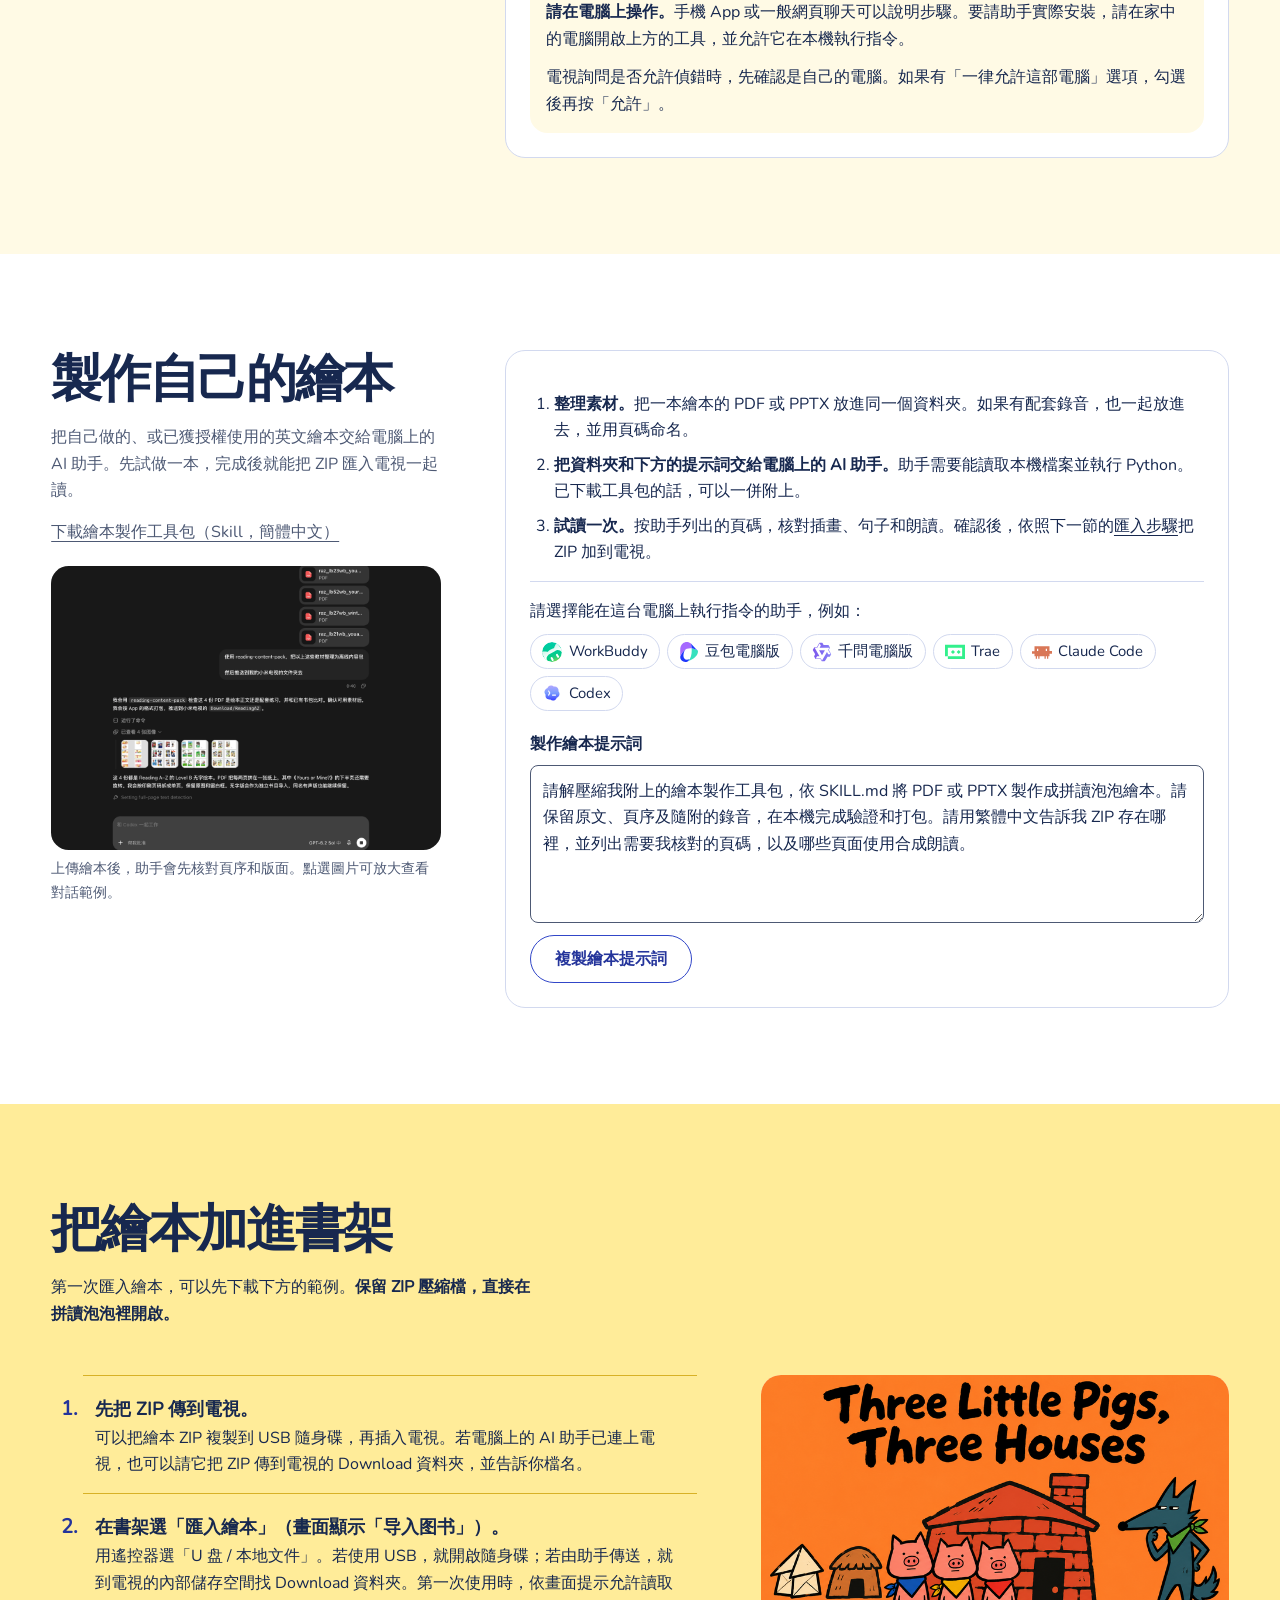
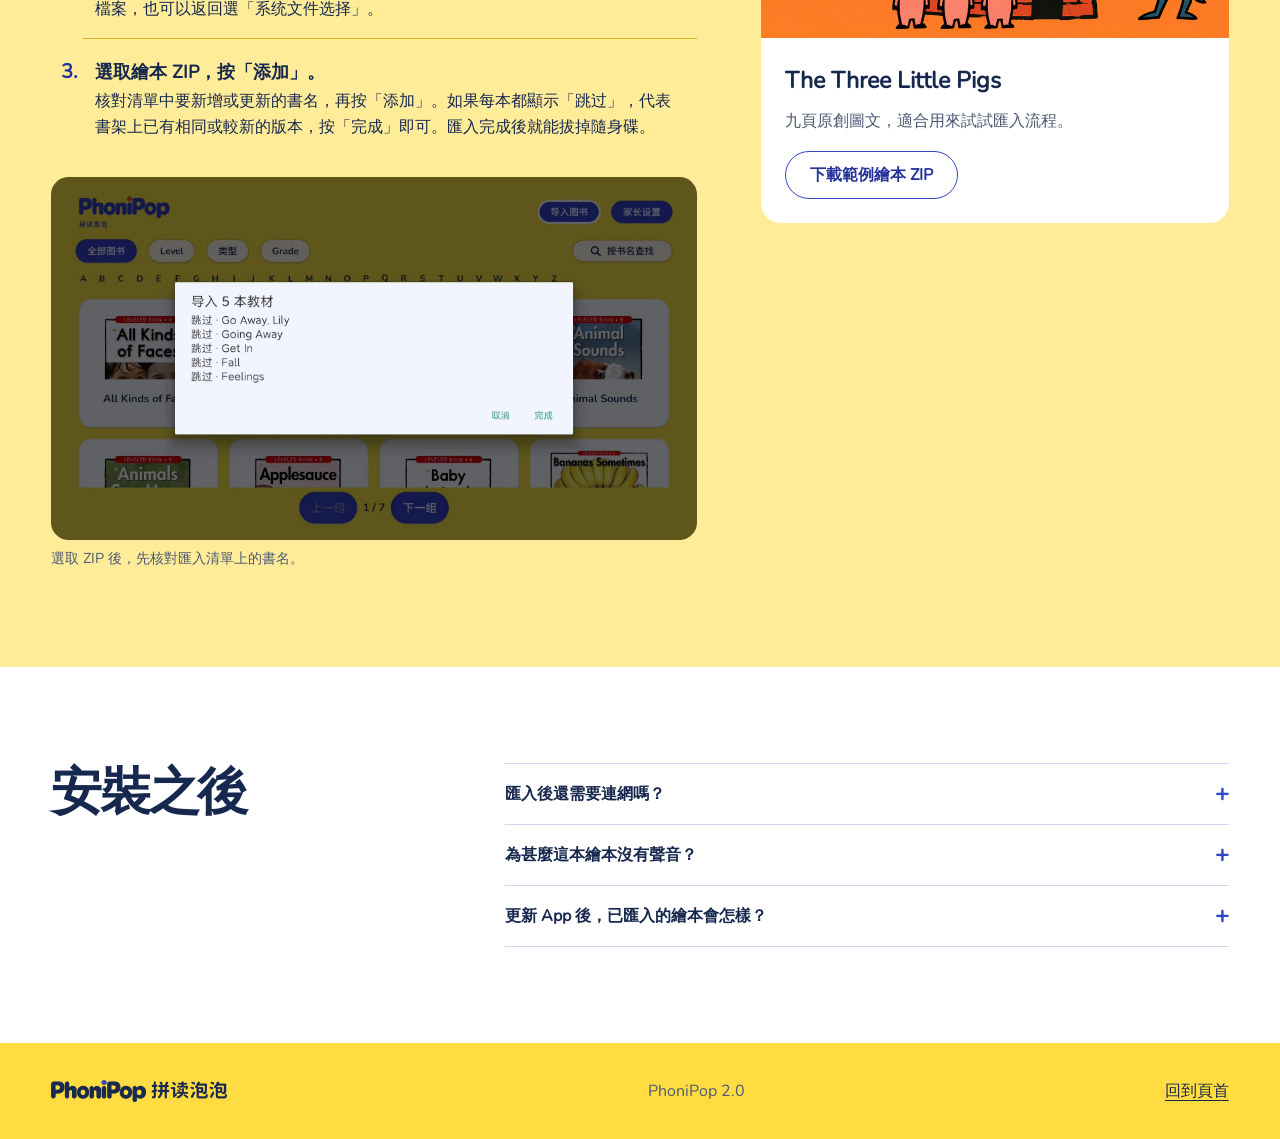
<file: zh-hant/index.html>
<!doctype html>
<html lang="zh-Hant">
<head>
  <meta charset="utf-8">
  <meta name="viewport" content="width=device-width, initial-scale=1">
  <meta name="description" content="用電視一起讀英文繪本。看看如何安裝拼讀泡泡、製作繪本，以及把新書加進書架。">
  <meta name="theme-color" content="#ffdc42">
  <title>拼讀泡泡 PhoniPop｜在電視上一起讀英文繪本</title>
  <link rel="icon" href="../assets/favicon.png" type="image/png">
  <link rel="stylesheet" href="../style.css">
  <script src="../site.js" defer></script>
  <link rel="canonical" href="https://phonipop.space/zh-hant/">
  <link rel="alternate" hreflang="zh-CN" href="https://phonipop.space/">
  <link rel="alternate" hreflang="en" href="https://phonipop.space/en/">
  <link rel="alternate" hreflang="zh-Hant" href="https://phonipop.space/zh-hant/">
  <link rel="alternate" hreflang="x-default" href="https://phonipop.space/">
</head>
<body id="top">
  <a class="skip" href="#main">跳至主要內容</a>
  <header class="mast">
    <div class="shell mast-inner">
      <a class="brand" href="#top" aria-label="拼讀泡泡首頁"><img src="../assets/phonipop.png" width="600" height="78" alt=""></a>
      <nav class="section-nav" aria-label="主要導覽">
        <a href="#read">閱讀方式</a>
        <a href="#install">安裝</a>
        <a href="#make">製作繪本</a>
        <a href="#books">匯入繪本</a>
      </nav>
      <nav class="language-nav" aria-label="語言">
        <a data-language lang="zh-CN" hreflang="zh-CN" href="../index.html">简体中文</a>
        <a data-language lang="en" hreflang="en" href="../en/index.html">English</a>
      </nav>
    </div>
  </header>
  <main id="main">
    <section class="hero" aria-labelledby="headline">
      <div class="shell hero-grid">
        <div class="lead-copy">
          <h1 id="headline"><span>把英文繪本</span><span>帶上電視大螢幕</span></h1>
          <p>拿起遙控器選書、翻頁，先聽一句，再跟著讀一句。</p>
          <div class="actions">
            <a class="button primary" href="#install">查看安裝方式</a>
            <a class="button quiet" href="#read">看看怎麼讀</a>
          </div>
        </div>
        <figure class="hero-shot" data-slot="bookshelf" data-kind="product">
          <div class="screen"><img src="../assets/shelf.webp" width="1440" height="810" alt="拼讀泡泡的電視書架，藍色外框標示目前選取的繪本" fetchpriority="high"></div>
          <figcaption>依閱讀級別或書名首字母找書。畫面也包含另外匯入的繪本。</figcaption>
        </figure>
      </div>
    </section>

    <section id="read" class="reading band" aria-labelledby="read-heading">
      <div class="shell split">
        <div class="feature-copy">
          <h2 id="read-heading">翻一頁，<br>聽一句</h2>
          <p>插畫和句子並排顯示在電視上。讀到一半先離開，下次打開就能接著讀。</p>
          <dl class="key-guide">
            <div><dt><kbd>左</kbd> <kbd>右</kbd></dt><dd>翻到上一頁或下一頁</dd></div>
            <div><dt><kbd>確認</kbd></dt><dd>播放或暫停這一頁的朗讀</dd></div>
            <div><dt><kbd>返回</kbd></dt><dd>回到書架</dd></div>
          </dl>
        </div>
        <figure class="reading-shot" data-slot="reading" data-kind="product">
          <img src="../assets/reader.webp" width="1280" height="720" alt="電視閱讀畫面，左邊是小雞插畫，右邊是英文句子" loading="lazy">
          <figcaption>有附朗讀的繪本，可以一頁一頁聽著讀。</figcaption>
        </figure>
      </div>
    </section>

    <section id="install" class="install band" aria-labelledby="install-heading">
      <div class="shell guide">
        <div class="guide-intro">
          <h2 id="install-heading">安裝到電視</h2>
          <p>準備一台 Android TV 或 Android 電視盒。可以用 USB 隨身碟自行安裝，也可以請電腦上的 AI 助手幫忙。</p>
          <dl class="hardware">
            <div><dt>系統需求</dt><dd>Android 6.0 以上</dd></div>
            <div><dt>已測試機型</dt><dd>小米電視 MiTV-AETP0（Android 9）</dd></div>
          </dl>
          <p><a class="button primary" href="../download/PhoniPop-2.0.2.apk" download>下載 PhoniPop 2.0.2 APK</a></p><p>內建八本有聲繪本，涵蓋 aa 到 F 共七個級別，皆附原版朗讀。可依閱讀級別或書名首字母找書。</p><figure class="tutorial-shot"><a href="../assets/launcher.webp" aria-label="放大圖片：電視首頁選取的 PhoniPop 圖示"><img src="../assets/launcher.webp" alt="電視首頁選取的 PhoniPop 圖示" loading="lazy"></a><figcaption>安裝完成後，從電視的應用程式清單開啟拼讀泡泡。</figcaption></figure>
        </div>
        <div class="install-choices">
          <p class="install-shortcut">打算用 USB 隨身碟安裝？<a href="#install-methods" id="usb-install-shortcut">直接跳到第 3 步</a>。</p>
          <section class="route install-step" aria-labelledby="adb-heading">
            <h3 id="adb-heading">1. 開啟電視的 ADB 偵錯</h3>
            <p>先把電腦和電視連到同一個家用網路，再用遙控器打開電視設定，依品牌找到偵錯選項。</p>
            <div class="adb-brands">
              <details name="adb-brand" open>
                <summary>小米電視</summary>
                <p>到「設定 → 關於」，選取「產品型號」，連按確認鍵直到出現開發者模式提示。回到設定，在「帳號與安全性」開啟「ADB 偵錯」。</p>
              </details>
              <details name="adb-brand">
                <summary>TCL</summary>
                <p>到「設定 → 關於 → 本機資訊」，快速按遙控器的上、下、左、右鍵。下方出現「更多」後，進去開啟「ADB」。</p>
              </details>
              <details name="adb-brand">
                <summary>海爾</summary>
                <p>按下電視機身的訊號來源鍵，選單出現後，用遙控器依序按左、左、上、右。在工廠菜單開啟「ADB 偵錯」後離開。</p>
              </details>
              <details name="adb-brand">
                <summary>OPPO</summary>
                <p>前往「設定 → 系統 → 關於本機」，選取「裝置型號」，依序按上、上、右、右，再按確認。接著到「系統 → 開發人員選項」，開啟「USB 偵錯」或「ADB 偵錯」。</p>
              </details>
              <details name="adb-brand">
                <summary>其他 Android TV 或電視盒</summary>
                <p>在「設定」開啟「系統」或「裝置偏好設定」，再進入「關於」。選取「組建編號」或「Android TV 作業系統組建」，連按確認鍵約七次。回上一層，從「開發人員選項」找「網路偵錯」「無線偵錯」或「USB 偵錯」。</p>
              </details>
            </div>
            <p>電視若只有「無線偵錯」，請先開啟。助手請你配對時，選「使用配對碼配對裝置」，把畫面上的位址、連接埠及配對碼告訴它。配對後回到無線偵錯主畫面，再提供那裡顯示的連線位址及連接埠。</p>
            <p>選單名稱會隨機型及系統版本而異。找不到偵錯選項時，可以試第 3 步的 USB 安裝方式。</p>
          </section>
          <section class="route install-step" aria-labelledby="tv-ip-heading">
            <h3 id="tv-ip-heading">2. 找到並填入電視的 IP 位址</h3>
            <p id="tv-ip-help">在電視上前往「設定 → 網路」，開啟目前使用的 Wi-Fi 或有線網路詳細資料，找到「IP 位址」。部分 OPPO 電視會把位址放在頁面底部。在這裡填入位址，下方的安裝提示詞就會自動帶入。</p>
            <label for="tv-ip">電視 IP 位址</label>
            <input id="tv-ip" type="text" inputmode="decimal" autocomplete="off" spellcheck="false" placeholder="例如 192.168.1.20" aria-describedby="tv-ip-help tv-ip-status">
            <p id="tv-ip-status" role="status"></p>
          </section>
          <section id="install-methods" class="route install-step" aria-labelledby="methods-heading">
            <h3 id="methods-heading">3. 選擇安裝方式</h3>
            <div class="install-methods" role="group" aria-labelledby="methods-heading">
              <input type="radio" id="install-agent" name="install-method" aria-controls="agent-install-panel" checked>
              <label for="install-agent">請電腦上的 AI 助手安裝</label>
              <input type="radio" id="install-usb" name="install-method" aria-controls="usb-install-panel">
              <label for="install-usb">用 USB 隨身碟安裝</label>
              <div id="agent-install-panel" class="install-panel">
            <ol>
              <li>複製下方的提示詞，貼給能在電腦上執行指令的助手。它會下載並驗證安裝檔。</li>
              <li>電視跳出偵錯授權或安裝確認時，用遙控器確認。</li>
            </ol>
            <div class="prompt">
              <p>請選擇能在這台電腦上執行指令的助手，例如：</p><ul class="agents"><li><img src="../assets/agents/workbuddy.svg" alt="" width="20" height="20">WorkBuddy</li><li><img src="../assets/agents/doubao.svg" alt="" width="20" height="20">豆包電腦版</li><li><img src="../assets/agents/qwen.svg" alt="" width="20" height="20">千問電腦版</li><li><img src="../assets/agents/trae.svg" alt="" width="20" height="20">Trae</li><li><img src="../assets/agents/claude-code.svg" alt="" width="20" height="20">Claude Code</li><li><img src="../assets/agents/codex.svg" alt="" width="20" height="20">Codex</li></ul><label for="agent-prompt">安裝提示詞</label>
              <textarea id="agent-prompt" rows="12" readonly spellcheck="false">請幫我在 Android 電視上安裝拼讀泡泡（PhoniPop），並開啟書架。若已安裝，請直接更新，保留已匯入的繪本和閱讀進度。
電視 IP：&lt;電視 IP&gt;

安裝指南：https://phonipop.space/agent.md
備用指南：https://raw.githubusercontent.com/fickenhimmel/phonipop/main/agent.md

請先讀完簡體中文版安裝指南，依指示在我的電腦上執行指令，下載並驗證官方 APK，並用繁體中文回覆。如果需要我在電視上查看配對碼、允許偵錯或確認安裝，請告訴我要選哪個項目。

驗收時，請把 &lt;裝置&gt; 換成 adb devices 列出的電視序號，並把 &lt;啟動元件&gt; 換成第三條查到的元件。執行後請貼上指令和原始輸出。

adb -s &lt;裝置&gt; shell pm path com.phonipop.tv
adb -s &lt;裝置&gt; shell "dumpsys package com.phonipop.tv | grep -e versionName= -e versionCode="
adb -s &lt;裝置&gt; shell cmd package resolve-activity --brief -a android.intent.action.MAIN -c android.intent.category.LEANBACK_LAUNCHER -p com.phonipop.tv
adb -s &lt;裝置&gt; shell am start -W -a android.intent.action.MAIN -c android.intent.category.LEANBACK_LAUNCHER -n &lt;啟動元件&gt;

如果沒有裝好或無法開啟，請告訴我卡在哪一步，並貼上原始錯誤訊息。</textarea>
              <div class="copy-row">
                <button type="button" class="button quiet" data-copy hidden>複製提示詞</button>
                <a href="../agent.md">查看 AI 助手安裝指南（簡體中文）</a>
                <span id="copy-status" role="status"></span>
              </div>
            </div>
            <aside class="install-tip" aria-label="安裝提醒">
              <p><strong>請在電腦上操作。</strong>手機 App 或一般網頁聊天可以說明步驟。要請助手實際安裝，請在家中的電腦開啟上方的工具，並允許它在本機執行指令。</p>
              <p>電視詢問是否允許偵錯時，先確認是自己的電腦。如果有「一律允許這部電腦」選項，勾選後再按「允許」。</p>
            </aside>
              </div>
              <div id="usb-install-panel" class="install-panel">
            <ol>
              <li>將官方 <strong>APK 安裝檔</strong>複製到 USB 隨身碟，再把隨身碟插入電視。</li>
              <li>用電視的檔案管理員找到 APK，開啟後依畫面指示安裝。</li>
              <li>回到電視的應用程式清單，開啟 <strong>PhoniPop</strong>。</li>
            </ol>
            <p>電視若阻擋安裝，請依系統提示查看檔案管理員的「安裝未知應用程式」權限。各機型的設定位置可能不同。</p>
              </div>
            </div>
          </section>
        </div>
      </div>
    </section>

    <section id="make" class="band" aria-labelledby="make-heading">
      <div class="shell guide">
        <div class="guide-intro">
          <h2 id="make-heading">製作自己的繪本</h2>
          <p>把自己做的、或已獲授權使用的英文繪本交給電腦上的 AI 助手。先試做一本，完成後就能把 ZIP 匯入電視一起讀。</p>
          <p><a href="../assets/reading-content-pack.zip" download>下載繪本製作工具包（Skill，簡體中文）</a></p><figure class="tutorial-shot"><a href="../assets/agent-books.webp" aria-label="放大圖片：電腦端助手核對四份 PDF 的頁序"><img src="../assets/agent-books.webp" alt="電腦端助手核對四份 PDF 的頁序" loading="lazy"></a><figcaption>上傳繪本後，助手會先核對頁序和版面。點選圖片可放大查看對話範例。</figcaption></figure>
        </div>
        <div class="route">
          <ol>
            <li><strong>整理素材。</strong>把一本繪本的 PDF 或 PPTX 放進同一個資料夾。如果有配套錄音，也一起放進去，並用頁碼命名。</li>
            <li><strong>把資料夾和下方的提示詞交給電腦上的 AI 助手。</strong>助手需要能讀取本機檔案並執行 Python。已下載工具包的話，可以一併附上。</li>
            <li><strong>試讀一次。</strong>按助手列出的頁碼，核對插畫、句子和朗讀。確認後，依照下一節的<a href="#books">匯入步驟</a>把 ZIP 加到電視。</li>
          </ol>
          <div class="prompt">
            <p>請選擇能在這台電腦上執行指令的助手，例如：</p><ul class="agents"><li><img src="../assets/agents/workbuddy.svg" alt="" width="20" height="20">WorkBuddy</li><li><img src="../assets/agents/doubao.svg" alt="" width="20" height="20">豆包電腦版</li><li><img src="../assets/agents/qwen.svg" alt="" width="20" height="20">千問電腦版</li><li><img src="../assets/agents/trae.svg" alt="" width="20" height="20">Trae</li><li><img src="../assets/agents/claude-code.svg" alt="" width="20" height="20">Claude Code</li><li><img src="../assets/agents/codex.svg" alt="" width="20" height="20">Codex</li></ul>
            <label for="make-prompt">製作繪本提示詞</label>
            <textarea id="make-prompt" rows="5" readonly spellcheck="false">請解壓縮我附上的繪本製作工具包，依 SKILL.md 將 PDF 或 PPTX 製作成拼讀泡泡繪本。請保留原文、頁序及隨附的錄音，在本機完成驗證和打包。請用繁體中文告訴我 ZIP 存在哪裡，並列出需要我核對的頁碼，以及哪些頁面使用合成朗讀。</textarea>
            <div class="copy-row"><button type="button" class="button quiet" data-copy hidden>複製繪本提示詞</button><span role="status"></span></div>
          </div>
        </div>
      </div>
    </section>

    <section id="books" class="books band" aria-labelledby="books-heading">
      <div class="shell">
        <div class="book-head">
          <h2 id="books-heading">把繪本加進書架</h2>
          <p>第一次匯入繪本，可以先下載下方的範例。<strong>保留 ZIP 壓縮檔，直接在拼讀泡泡裡開啟。</strong></p>
        </div>
        <div class="book-grid">
          <div class="import-steps">
            <ol>
              <li><strong>先把 ZIP 傳到電視。</strong><span>可以把繪本 ZIP 複製到 USB 隨身碟，再插入電視。若電腦上的 AI 助手已連上電視，也可以請它把 ZIP 傳到電視的 Download 資料夾，並告訴你檔名。</span></li>
              <li><strong>在書架選「匯入繪本」（畫面顯示「导入图书」）。</strong><span>用遙控器選「U 盘 / 本地文件」。若使用 USB，就開啟隨身碟；若由助手傳送，就到電視的內部儲存空間找 Download 資料夾。第一次使用時，依畫面提示允許讀取檔案，也可以返回選「系统文件选择」。</span></li>
              <li><strong>選取繪本 ZIP，按「添加」。</strong><span>核對清單中要新增或更新的書名，再按「添加」。如果每本都顯示「跳过」，代表書架上已有相同或較新的版本，按「完成」即可。匯入完成後就能拔掉隨身碟。</span></li>
            </ol><figure class="tutorial-shot"><a href="../assets/import.webp" aria-label="放大圖片：電視上的匯入清單"><img src="../assets/import.webp" alt="電視匯入清單顯示這次選取的繪本" loading="lazy"></a><figcaption>選取 ZIP 後，先核對匯入清單上的書名。</figcaption></figure>
          </div>
          <figure class="sample">
            <img src="../assets/sample-cover.png" width="640" height="360" alt="《三隻小豬》範例繪本封面" loading="lazy">
            <figcaption>
              <strong lang="en">The Three Little Pigs</strong>
              <span>九頁原創圖文，適合用來試試匯入流程。</span>
              <a class="button quiet" href="../assets/phonipop-sample.zip" download>下載範例繪本 ZIP</a>
            </figcaption>
          </figure>
        </div>
      </div>
    </section>

    <section id="faq" class="faq band" aria-labelledby="faq-heading">
      <div class="shell guide">
        <h2 id="faq-heading">安裝之後</h2>
        <div class="faq-items">
          <details><summary>匯入後還需要連網嗎？</summary><p>可以離線閱讀。匯入後，繪本會儲存在電視裡，閱讀及播放隨書朗讀都不需要連網。</p></details>
          <details><summary>為甚麼這本繪本沒有聲音？</summary><p>朗讀音檔是隨書附上的。有些繪本只有插畫和文字，一樣可以翻頁閱讀。這裡的《三隻小豬》有逐頁朗讀，打開後按遙控器的確認鍵就能試聽。</p></details>
          <details><summary>更新 App 後，已匯入的繪本會怎樣？</summary><p>使用同一來源的新版 APK 直接更新，就能保留已匯入的繪本和閱讀進度。原本的繪本 ZIP 也請留作備份。</p></details>
        </div>
      </div>
    </section>
  </main>
  <footer class="foot">
    <div class="shell foot-inner">
      <a class="brand" href="#top" aria-label="拼讀泡泡首頁"><img src="../assets/phonipop-yellow.png" width="600" height="78" alt=""></a>
      <p>PhoniPop 2.0</p>
      <a href="#top">回到頁首</a>
    </div>
  </footer>
</body>
</html>
</file>
<file: style.css>
/* Hallmark · theme: PhoniPop brand V3 · job: try · hero: Stage · signature: actual yellow TV bookshelf · imagery: original TV captures · posture: yellow surface with blue controls · surface: absolute · axes: light/rounded-sans/chromatic-yellow · nav: sticky wordmark and section links · footer: brand and return link · v2.0.0 */
/* Hallmark · pre-emit critique: P4 H5 E4 S5 R4 V4 · weakest: installation could turn into dense documentation; separate it with two disclosures and a copyable prompt */
/* Hallmark · waive 7b · V3 names #FFFFFF as the white wordmark surface · exact white preserves the specified PhoniPop brand colour pairing */
@import url("tokens.css");

*, *::before, *::after { box-sizing: border-box; }
html, body { overflow-x: clip; }
html { scroll-padding-top: calc(var(--mast-height) + var(--space-md)); }
body {
  margin: 0;
  background: var(--color-paper);
  color: var(--color-ink);
  font-family: var(--font-body);
  font-size: 1rem;
  line-height: 1.65;
}
h1, h2, p, figure, dl, dd { margin: 0; }
h1, h2 { font-family: var(--font-display); font-weight: 800; min-width: 0; overflow-wrap: break-word; text-wrap: balance; }
h1 { font-size: clamp(3rem, 4.7vw, 4.65rem); line-height: 1.11; letter-spacing: -.055em; }
h1 span { display: block; }
h2 { font-size: clamp(2.15rem, 4vw, 3.45rem); line-height: 1.14; letter-spacing: -.045em; }
img { display: block; max-width: 100%; height: auto; }
a { color: inherit; text-underline-offset: .22em; }
button, textarea { font: inherit; color: inherit; }
:where(a, button, summary, textarea):focus-visible {
  outline: 3px solid var(--color-focus);
  outline-offset: 4px;
}
[hidden] { display: none !important; }
.shell { width: min(var(--width), calc(100% - var(--gutter) * 2)); margin-inline: auto; }
.skip { position: fixed; inset-block-start: 0; inset-inline-start: var(--space-md); z-index: 11; transform: translateY(-150%); background: var(--color-paper); padding: var(--space-xs) var(--space-md); }
.skip:focus { transform: none; }

.mast { position: sticky; top: 0; z-index: 10; background: var(--color-paper); box-shadow: 0 1px 0 var(--color-line); }
.mast-inner, .foot-inner { display: flex; gap: var(--space-lg); justify-content: space-between; align-items: center; min-height: var(--mast-height); }
.brand { display: inline-flex; align-items: center; min-height: 44px; border-radius: var(--radius-pill); }
.brand img { width: clamp(11rem, 20vw, 17rem); }
nav { display: flex; align-items: center; gap: clamp(.25rem, 2vw, 1.25rem); }
nav a { display: inline-flex; align-items: center; min-height: 44px; padding-inline: var(--space-sm); font-weight: 700; text-decoration: none; border-radius: var(--radius-pill); }
nav a:hover { background: var(--color-hover); text-decoration: underline; }

.hero { background: var(--color-yellow); }
.hero-grid, .split, .guide, .book-grid { display: grid; gap: var(--gap-columns); align-items: center; }
.hero-grid { grid-template-columns: minmax(0, .74fr) minmax(0, 1.26fr); padding-block: var(--space-5xl) var(--space-3xl); min-height: 43rem; }
.lead-copy { position: relative; z-index: 1; }
.lead-copy p { margin-block: var(--space-lg) var(--space-xl); font-size: clamp(1.06rem, 1.55vw, 1.25rem); }
.actions { display: flex; flex-wrap: wrap; gap: var(--space-sm); }
.button {
  display: inline-flex; align-items: center; justify-content: center; min-height: 3rem;
  padding-inline: var(--space-lg); border: 1px solid var(--color-blue);
  border-radius: var(--radius-pill); font-size: 1rem; font-weight: 700; line-height: 1.25;
  text-decoration: none; cursor: pointer; transition: transform .15s;
}
.button:active { transform: translateY(2px); }
.button:disabled { opacity: .55; cursor: not-allowed; transform: none; }
.primary { color: var(--color-paper); background: var(--color-blue); }
.primary:hover { background: var(--color-blue-dark); }
.quiet { color: var(--color-blue-dark); background: var(--color-paper); }
.quiet:hover { background: var(--color-hover); }
.hero-shot { position: relative; isolation: isolate; }
.hero-shot::before {
  content: ""; position: absolute; z-index: -1; inset-inline-end: -5%; inset-block-start: -8%; width: 33%;
  aspect-ratio: 1; border-radius: 50%; background: var(--color-coral);
}
.screen { background: var(--color-frame); padding: var(--space-xs); border-radius: var(--radius-panel); box-shadow: 0 1.1rem 2.2rem var(--color-shadow); }
.screen img, .reading-shot img { width: 100%; border-radius: var(--radius-screen); }
figcaption { margin-top: var(--space-md); font-size: .9rem; color: var(--color-muted); }
.hero-shot figcaption { color: var(--color-ink); font-weight: 700; }

.band { padding-block: var(--space-4xl); }
.reading { background: var(--color-paper); padding-block-start: var(--space-3xl); }
.split { grid-template-columns: minmax(0, .74fr) minmax(0, 1.26fr); }
.feature-copy > p, .guide-intro > p, .book-head p { margin-top: var(--space-md); max-width: 48ch; }
.feature-copy > p, .guide-intro > p, .book-head > p { color: var(--color-muted); }
.key-guide { margin-top: var(--space-xl); }
.key-guide div { display: grid; grid-template-columns: 6.25rem minmax(0, 1fr); align-items: center; min-height: 3.35rem; border-bottom: 1px solid var(--color-line); }
.key-guide div:first-child { border-top: 1px solid var(--color-line); }
kbd {
  display: inline-flex; align-items: center; justify-content: center; min-width: 2rem;
  padding: var(--space-2xs) var(--space-xs); font: inherit; font-weight: 700; color: var(--color-blue-dark);
  background: var(--color-guide); border: 1px solid var(--color-line); border-bottom-width: 3px; border-radius: .45rem;
}
.reading-shot img { outline: 1px solid var(--color-line); }

.install { background: var(--color-guide); }
.guide { align-items: start; grid-template-columns: minmax(0, .7fr) minmax(0, 1.3fr); }
.hardware { margin-block: var(--space-xl); }
.hardware div { border-top: 1px solid var(--color-line); padding-block: var(--space-sm); }
.hardware dt { font-weight: 800; }
.hardware dd { color: var(--color-muted); }
.guide-intro .release-note { color: var(--color-ink); font-weight: 700; }
.install-choices { display: grid; gap: var(--space-md); }
.route { background: var(--color-paper); border: 1px solid var(--color-line); border-radius: var(--radius-panel); padding: var(--space-lg); }
details:not([open]) > :not(summary) { display: none; }
summary { cursor: pointer; font-weight: 800; min-height: 44px; list-style: none; display: flex; justify-content: space-between; align-items: center; gap: var(--space-md); }
summary::-webkit-details-marker { display: none; }
summary::after { content: "+"; flex-shrink: 0; color: var(--color-blue); font-size: 1.45rem; line-height: 1; }
details[open] > summary::after { content: "−"; }
summary:hover { color: var(--color-blue-dark); }
.route summary { font-size: 1.24rem; }
.route > p, .faq-items details > p { color: var(--color-muted); }
.route ol { margin-block: var(--space-md); padding-inline-start: var(--space-lg); }
.route li + li { margin-top: var(--space-xs); }
.prompt { padding-top: var(--space-md); border-top: 1px solid var(--color-line); }
.prompt label { display: block; font-weight: 800; margin-bottom: var(--space-xs); }
.prompt textarea {
  display: block; width: 100%; min-height: 8rem; resize: vertical; padding: var(--space-sm);
  border: 1px solid var(--color-muted); border-radius: .5rem; background: var(--color-paper);
}
.copy-row { display: flex; flex-wrap: wrap; gap: var(--space-sm); align-items: center; margin-top: var(--space-sm); }

.books { background: var(--color-yellow-wash); }
.books .book-head p { color: var(--color-ink); }
.book-grid { margin-top: var(--space-2xl); align-items: start; grid-template-columns: minmax(0, 1.16fr) minmax(0, .84fr); }
.import-steps ol { margin: 0; padding-inline-start: var(--space-xl); }
.import-steps li { padding: var(--space-md) var(--space-sm); border-top: 1px solid var(--color-yellow-line); }
.import-steps li::marker { font-size: 1.25rem; color: var(--color-blue-dark); font-weight: 800; }
.import-steps strong, .import-steps span { display: block; }
.import-steps strong { font-size: 1.125rem; }
.sample { background: var(--color-paper); border-radius: var(--radius-panel); overflow: clip; }
.sample img { width: 100%; aspect-ratio: 16 / 9; object-fit: contain; }
.sample figcaption { margin: 0; padding: var(--space-lg); display: grid; gap: var(--space-xs); justify-items: start; font-size: 1rem; }
.sample figcaption strong { font-size: 1.45rem; color: var(--color-ink); }
.sample figcaption .button { margin-top: var(--space-xs); }
.faq { background: var(--color-paper); }
.faq-items details { padding-block: var(--space-xs); border-block-end: 1px solid var(--color-line); }
.faq-items details:first-child { border-block-start: 1px solid var(--color-line); }
.faq-items details > p { padding-block: var(--space-xs) var(--space-md); max-width: 65ch; }
.foot { background: var(--color-yellow); }
.foot-inner { min-height: 6rem; }
.foot-inner p { color: var(--color-muted); }
.foot-inner > a:last-child { min-height: 44px; display: inline-flex; align-items: center; }
.foot .brand img { width: 11rem; }

@media (max-width: 56rem) {
  .hero-grid { min-height: 0; padding-block: var(--space-3xl); }
  .hero-grid, .split, .guide, .book-grid { grid-template-columns: minmax(0, 1fr); gap: var(--space-xl); }
  .lead-copy p { margin-bottom: var(--space-lg); }
  .hero-shot::before { display: none; }
  .band { padding-block: var(--space-3xl); }
  .book-grid { margin-top: var(--space-xl); }
}
@media (max-width: 34rem) {
  :root { --mast-height: 4.25rem; }
  .mast-inner { gap: var(--space-xs); }
  .mast .brand img { width: clamp(8.8rem, 37vw, 11.5rem); }
  nav { gap: 0; }
  nav a { padding-inline: var(--space-xs); font-size: .9rem; white-space: nowrap; }
  h1 { font-size: clamp(2.85rem, 11.5vw, 4.25rem); }
  .hero-grid, .band { padding-block: var(--space-2xl); }
  .hero-grid { gap: var(--space-xl); }
  .route { padding: var(--space-md); }
  .foot-inner { flex-wrap: wrap; justify-content: space-between; padding-block: var(--space-md); gap: var(--space-xs) var(--space-md); }
  .foot-inner p { font-size: .9rem; }
}
@media (prefers-reduced-motion: reduce) {
  .button { transition: none; }
  .button:active { transform: none; }
}

@media (max-width: 34rem) {
  .mast .brand img { width: clamp(6rem, 27vw, 9rem); }
  .mast-inner { flex-wrap: wrap; gap: 0; }
}

.agents { display: flex; flex-wrap: wrap; gap: .45rem; list-style: none; padding: 0; margin: .6rem 0 1.25rem; }
.route .agents li { display: inline-flex; align-items: center; gap: .4rem; padding: .25rem .7rem; margin: 0; border: 1px solid var(--color-line); border-radius: var(--radius-pill); font-size: .93rem; }
.agents img { width: 20px; height: 20px; }
.tutorial-shot { margin-top: 1.25rem; }
.tutorial-shot img { width: 100%; border-radius: var(--radius-screen); }
.tutorial-shot figcaption { margin-top: .45rem; }

.install-tip { margin-top: var(--space-lg); padding: var(--space-md); background: var(--color-guide); border-radius: var(--radius-screen); }
.install-tip p + p { margin-top: var(--space-sm); }

.install-shortcut { color: var(--color-muted); }
.install-step h3 { margin: 0 0 var(--space-sm); font-size: 1.24rem; }
.install-step > p + p { margin-top: var(--space-sm); }
.adb-brands { margin-block: var(--space-md); }
.adb-brands details { border-top: 1px solid var(--color-line); }
.adb-brands details:last-child { border-bottom: 1px solid var(--color-line); }
.adb-brands summary { font-size: 1rem; }
.adb-brands details p { margin-bottom: var(--space-sm); }
[for="tv-ip"] { display: block; margin-top: var(--space-md); font-weight: 800; }
#tv-ip {
  display: block;
  width: min(100%, 18rem);
  min-height: 44px;
  margin-top: .25rem;
  padding: .4rem .65rem;
  border: 1px solid var(--color-muted);
  border-radius: .5rem;
  color: var(--color-ink);
  background: var(--color-paper);
  font: inherit;
}
#tv-ip[aria-invalid="true"] { border-color: #9c2929; }
#tv-ip-status:not(:empty) { margin-top: .35rem; }

.install-methods { display: grid; grid-template-columns: repeat(2, minmax(0, 1fr)); gap: var(--space-xs); }
.install-methods > input { position: absolute; width: 1px; height: 1px; opacity: 0; }
.install-methods > label {
  display: grid;
  place-items: center;
  min-height: 44px;
  padding: .4rem;
  border: 1px solid var(--color-line);
  border-radius: .65rem;
  cursor: pointer;
  text-align: center;
  font-weight: 800;
}
.install-methods > input:focus-visible + label { outline: 2px solid var(--color-blue); outline-offset: 2px; }
.install-methods > input:checked + label { background: var(--color-guide); border-color: var(--color-blue); }
.install-panel { display: none; grid-column: 1 / -1; min-width: 0; }
#install-agent:checked ~ #agent-install-panel,
#install-usb:checked ~ #usb-install-panel { display: block; }

.mast-inner { column-gap: var(--space-sm); }
.mast nav { gap: clamp(0rem, 1vw, .75rem); }
.mast nav a { white-space: nowrap; }
.language-nav { margin-inline-start: auto; }
.language-nav a { font-size: .9rem; }
html[lang="en"] .lead-copy h1 { font-size: clamp(2.8rem, 4.6vw, 4.6rem); }

@media (max-width: 48rem) {
  html { scroll-padding-top: calc(88px + var(--space-md)); }
  .mast-inner { display: grid; grid-template-columns: minmax(0, 1fr) auto; gap: 0; }
  .mast .brand { width: min(9rem, 100%); }
  .mast .brand img { width: 100%; }
  .language-nav { grid-column: 2; grid-row: 1; }
  .section-nav { grid-column: 1 / -1; grid-row: 2; justify-content: space-between; }
  .mast nav a { padding-inline: .3rem; font-size: .88rem; }
}
</file>
